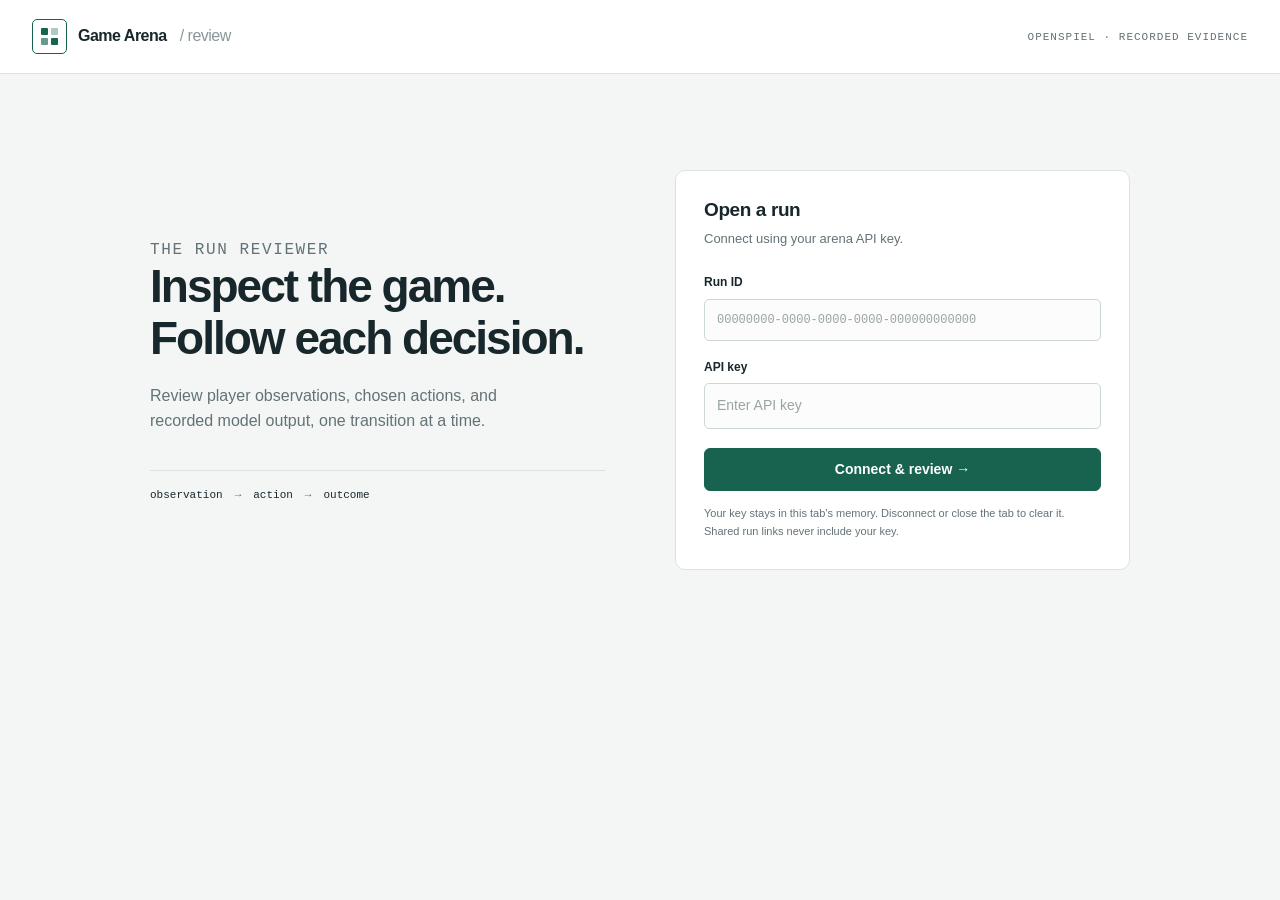
<file: orchestrator/static/run_report.html>
<!doctype html>
<html lang="en">
<head>
  <meta charset="utf-8">
  <meta name="viewport" content="width=device-width, initial-scale=1">
  <meta name="color-scheme" content="light">
  <meta name="referrer" content="no-referrer">
  <title>Run review · Game Arena</title>
  <style nonce="__CSP_NONCE__">
    :root { --ink:#18272b; --muted:#637277; --faint:#8a969a; --paper:#fff; --ground:#f4f6f5; --line:#dce3df; --accent:#17634f; --accent-soft:#eaf4ee; --blue:#315f9a; --blue-soft:#edf3fa; --amber:#8b6323; --amber-soft:#faf2e4; --red:#9a3e3e; --red-soft:#fbefed; --mono:ui-monospace,SFMono-Regular,Menlo,Monaco,Consolas,"Liberation Mono",monospace; --sans:-apple-system,BlinkMacSystemFont,"Segoe UI",sans-serif; }
    * { box-sizing:border-box; }
    body { margin:0; background:var(--ground); color:var(--ink); font:14px/1.55 var(--sans); -webkit-font-smoothing:antialiased; }
    button,input,select { font:inherit; }
    button,a,input,summary { -webkit-tap-highlight-color:transparent; }
    button { cursor:pointer; }
    button:disabled { cursor:default; opacity:.4; }
    button:focus-visible,a:focus-visible,input:focus-visible,summary:focus-visible { outline:3px solid #88b4a5; outline-offset:3px; }
    button { border:1px solid var(--line); border-radius:6px; background:var(--paper); color:var(--ink); padding:8px 12px; font-weight:600; line-height:1.4; }
    button:hover:not(:disabled) { border-color:#9cafa5; background:#f7faf8; }
    button.primary { background:var(--accent); color:white; border-color:var(--accent); }
    button.primary:hover:not(:disabled) { background:#104d3d; border-color:#104d3d; }
    button.quiet { border-color:transparent; background:transparent; color:var(--muted); }
    button.small { padding:6px 10px; font-size:12px; }
    [hidden] { display:none !important; }
    a { color:var(--accent); }
    .topbar { background:var(--paper); border-bottom:1px solid var(--line); }
    .topbar-inner { max-width:1504px; margin:auto; padding:19px 32px; display:flex; align-items:center; justify-content:space-between; gap:20px; }
    .brand { display:flex; gap:11px; align-items:center; color:var(--ink); text-decoration:none; font-size:16px; font-weight:750; letter-spacing:-.5px; }
    .brand-mark { display:grid; grid-template-columns:repeat(2,7px); grid-template-rows:repeat(2,7px); gap:3px; padding:8px; border:1px solid var(--accent); border-radius:5px; }
    .brand-mark i { background:var(--accent); border-radius:1px; }
    .brand-mark i:nth-child(2) { opacity:.35; }
    .brand-mark i:nth-child(3) { opacity:.65; }
    .topbar-note { color:var(--muted); font:11px var(--mono); text-transform:uppercase; letter-spacing:1px; }
    .connection { display:flex; align-items:center; gap:10px; color:var(--muted); font-size:12px; }
    .connection-dot { width:7px; height:7px; border-radius:50%; background:var(--accent); }
    main { max-width:1504px; margin:auto; padding:32px; }
    .auth-wrap { max-width:980px; margin:64px auto 80px; display:grid; grid-template-columns:1fr 1fr; gap:70px; align-items:center; }
    .eyebrow { color:var(--accent); font:11px/1.4 var(--mono); letter-spacing:1.6px; text-transform:uppercase; margin:0 0 14px; }
    .auth-intro h1 { font-size:46px; line-height:1.12; letter-spacing:-2px; margin:0 0 20px; font-weight:650; }
    .auth-intro p { color:var(--muted); font-size:16px; max-width:360px; margin:0; }
    .evidence-flow { margin-top:36px; border-top:1px solid var(--line); padding-top:18px; display:flex; gap:12px; color:var(--muted); font:11px var(--mono); align-items:center; }
    .evidence-flow span { color:var(--ink); }
    .auth-card { background:var(--paper); border:1px solid var(--line); border-radius:10px; padding:28px; }
    .auth-card h2 { font-size:19px; line-height:1.2; letter-spacing:-.4px; margin:0 0 7px; }
    .auth-card > p { color:var(--muted); font-size:13px; margin:0 0 24px; }
    .field { margin:0 0 17px; }
    .field label { display:block; font-weight:600; font-size:12px; margin-bottom:7px; }
    .field input { width:100%; background:#fbfcfb; color:var(--ink); border:1px solid #cfd9d3; border-radius:5px; padding:11px 12px; min-width:0; }
    #runIdInput { font:12px/1.5 var(--mono); }
    .field input::placeholder { color:#9aa5a0; }
    .auth-card .primary { width:100%; margin-top:2px; padding:11px; }
    .key-note { display:block; color:var(--muted); font-size:11px; margin-top:14px; line-height:1.6; }
    .message { border:1px solid #e7c9c6; background:var(--red-soft); color:var(--red); padding:12px 15px; border-radius:6px; margin-bottom:22px; word-break:break-word; }
    .message.info { background:var(--blue-soft); border-color:#d7e2ef; color:var(--blue); }
    .run-header { display:flex; justify-content:space-between; align-items:flex-start; gap:28px; margin:1px 0 24px; }
    .run-header h1 { font-size:32px; line-height:1.2; letter-spacing:-1.1px; margin:0 0 10px; font-weight:650; overflow-wrap:anywhere; }
    .run-meta { display:flex; gap:10px; align-items:center; flex-wrap:wrap; color:var(--muted); font-size:12px; }
    .run-meta code { font:11px var(--mono); }
    .run-actions { display:flex; gap:8px; align-items:center; flex-wrap:wrap; padding-top:7px; }
    .badge { display:inline-flex; align-items:center; gap:6px; padding:3px 8px; border-radius:4px; background:#edf0ee; color:#58665f; font:10px/1.4 var(--mono); text-transform:uppercase; letter-spacing:.4px; vertical-align:middle; white-space:nowrap; }
    .badge.good { background:var(--accent-soft); color:var(--accent); }
    .badge.bad { background:var(--red-soft); color:var(--red); }
    .badge.warn { background:var(--amber-soft); color:var(--amber); }
    .badge.blue { background:var(--blue-soft); color:var(--blue); }
    .stats { display:grid; grid-template-columns:repeat(4,minmax(0,1fr)); background:var(--paper); border:1px solid var(--line); border-radius:8px; margin-bottom:24px; }
    .stat { min-width:0; padding:17px 20px; border-right:1px solid var(--line); }
    .stat:last-child { border:0; }
    .stat-label { color:var(--muted); font-size:11px; margin-bottom:6px; }
    .stat-value { font-size:20px; font-weight:650; letter-spacing:-.5px; overflow-wrap:anywhere; }
    .stat-value.compact { font-size:13px; letter-spacing:0; font-weight:550; }
    .stat-detail { color:var(--faint); font:10px var(--mono); margin-top:4px; white-space:nowrap; overflow:hidden; text-overflow:ellipsis; }
    .workspace-grid { display:grid; grid-template-columns:246px minmax(0,1fr); gap:24px; align-items:start; }
    .panel { background:var(--paper); border:1px solid var(--line); border-radius:8px; overflow:hidden; }
    .panel-heading { padding:17px 18px; border-bottom:1px solid var(--line); display:flex; align-items:center; justify-content:space-between; gap:12px; }
    .panel-heading h2,.panel-heading h3 { margin:0; font-size:13px; font-weight:650; letter-spacing:-.1px; }
    .section-kicker { color:var(--muted); font:10px var(--mono); text-transform:uppercase; letter-spacing:1px; }
    .episode-list { padding:7px; max-height:650px; overflow:auto; }
    .episode-button { width:100%; border:1px solid transparent; background:transparent; display:block; text-align:left; padding:12px 10px; margin:2px 0; border-radius:5px; font-weight:400; }
    .episode-button.selected { border-color:#bfd4c7; background:var(--accent-soft); }
    .episode-button:hover:not(:disabled) { background:#f1f5f2; }
    .episode-top { display:flex; justify-content:space-between; gap:8px; align-items:center; margin-bottom:7px; }
    .episode-number { font-size:12px; font-weight:650; }
    .episode-title { color:var(--muted); font-size:11px; overflow-wrap:anywhere; }
    .episode-foot { color:var(--faint); margin-top:5px; font:10px var(--mono); }
    .pagination { display:flex; align-items:center; justify-content:space-between; gap:5px; padding:12px; border-top:1px solid var(--line); }
    .pagination small { color:var(--muted); font:10px var(--mono); white-space:nowrap; }
    .pagination button { padding:5px 8px; font-size:12px; }
    .episode-detail { min-width:0; }
    .episode-header { display:flex; justify-content:space-between; gap:18px; align-items:flex-start; margin:0 0 18px; }
    .episode-header h2 { font-size:21px; line-height:1.3; letter-spacing:-.5px; margin:0 0 6px; }
    .episode-subtitle { color:var(--muted); font:11px/1.7 var(--mono); overflow-wrap:anywhere; }
    .outcome { display:flex; flex-wrap:wrap; gap:8px; margin-top:12px; }
    .outcome-chip { color:var(--muted); background:var(--paper); border:1px solid var(--line); border-radius:4px; padding:5px 9px; font-size:11px; }
    .outcome-chip strong { color:var(--ink); font-weight:600; margin-left:5px; }
    .timeline { margin-bottom:20px; }
    .timeline-top { display:flex; justify-content:space-between; align-items:center; gap:12px; margin-bottom:10px; }
    .timeline-label { font-size:12px; color:var(--muted); }
    .timeline-label strong { color:var(--ink); font-weight:650; }
    .timeline-nav { display:flex; gap:6px; }
    .timeline-nav button { min-width:84px; }
    .step-strip { display:flex; gap:5px; overflow:auto; padding:2px 1px 8px; scrollbar-width:thin; }
    .step-button { flex:0 0 auto; display:flex; flex-direction:column; gap:3px; min-width:48px; padding:8px 7px; font:11px var(--mono); text-align:center; border-color:#dce3df; }
    .step-button span { font-size:9px; color:var(--faint); text-transform:uppercase; }
    .step-button.selected { background:var(--accent); color:var(--paper); border-color:var(--accent); }
    .step-button.selected span { color:#c9dfd5; }
    .timeline-tools { display:flex; flex-wrap:wrap; align-items:center; justify-content:space-between; gap:10px; padding:11px 0; }
    .jump-form { display:flex; flex-wrap:wrap; align-items:center; gap:7px; font-size:11px; color:var(--muted); }
    .jump-form input { width:76px; min-width:0; border:1px solid var(--line); border-radius:5px; padding:6px 8px; color:var(--ink); background:white; font:12px var(--mono); }
    .jump-form button { padding:5px 9px; font-size:11px; }
    .phase-picker { display:flex; align-items:center; gap:8px; color:var(--muted); font-size:11px; min-width:0; max-width:100%; }
    .phase-picker select { width:250px; max-width:100%; min-width:0; background:white; color:var(--ink); border:1px solid var(--line); padding:7px; border-radius:5px; font-size:11px; }
    .index-note { color:var(--faint); font-size:10px; padding:0 0 7px; }
    .game-board { margin-bottom:18px; }
    .game-board .panel-heading h3 { font-size:14px; }
    .game-board-body { padding:20px; background:#fbfcfa; }
    .board-status { display:flex; flex-wrap:wrap; align-items:center; justify-content:space-between; gap:12px; margin-bottom:17px; }
    .board-status h4 { margin:0 0 3px; font-size:19px; letter-spacing:-.4px; }
    .phase-explainer { font-size:12px; color:var(--muted); max-width:660px; }
    .quest-track { display:grid; grid-template-columns:repeat(5,minmax(0,1fr)); gap:9px; margin:17px 0 20px; }
    .quest-card { border:1px solid var(--line); border-radius:7px; background:white; padding:13px 11px; min-width:0; }
    .quest-card.success { background:var(--blue-soft); border-color:#b9cfe6; }
    .quest-card.failed { background:var(--red-soft); border-color:#e3bdb7; }
    .quest-card.current { border:2px solid var(--accent); padding:12px 10px; }
    .quest-card h5 { font-size:11px; margin:0 0 10px; color:var(--muted); font-weight:600; }
    .quest-symbol { font-size:21px; line-height:1.1; font-weight:700; color:var(--faint); margin-bottom:8px; }
    .quest-card.success .quest-symbol { color:var(--blue); }
    .quest-card.failed .quest-symbol { color:var(--red); }
    .quest-detail { font-size:10px; line-height:1.65; overflow-wrap:anywhere; color:var(--muted); }
    .quest-team { color:var(--ink); }
    .seat-grid { display:grid; grid-template-columns:repeat(auto-fit,minmax(125px,1fr)); gap:9px; }
    .seat-card { border:1px solid var(--line); background:white; border-radius:7px; padding:12px; min-width:0; }
    .seat-card.in-team { background:#edf5f0; border-color:#bad0c2; }
    .seat-card.acting { box-shadow:inset 0 3px 0 var(--accent); }
    .seat-card.eliminated { opacity:.6; }
    .seat-name { display:flex; align-items:center; justify-content:space-between; gap:7px; font-weight:700; font-size:14px; margin-bottom:7px; }
    .seat-model { font:9px/1.5 var(--mono); color:var(--muted); overflow-wrap:anywhere; margin-top:7px; }
    .seat-facts { display:flex; flex-wrap:wrap; gap:4px; font-size:10px; color:var(--muted); }
    .seat-tag { border-radius:3px; padding:2px 5px; background:#edf0ee; color:#53655c; font-size:9px; white-space:nowrap; }
    .seat-tag.leader { background:#fff2cf; color:#8b6323; }
    .seat-tag.active { background:var(--accent); color:white; }
    .seat-tag.approved { background:var(--blue-soft); color:var(--blue); }
    .seat-tag.rejected { background:var(--red-soft); color:var(--red); }
    .board-footer { display:flex; flex-wrap:wrap; justify-content:space-between; gap:10px; padding-top:15px; margin-top:17px; border-top:1px solid var(--line); font-size:11px; color:var(--muted); }
    .rejection-track { display:flex; align-items:center; flex-wrap:wrap; gap:5px; }
    .rejection-dot { width:14px; height:14px; border-radius:50%; background:#e4e9e5; border:1px solid #ced7d0; }
    .rejection-dot.filled { background:var(--red); border-color:var(--red); }
    .public-log { margin:17px 0 0; border:1px solid var(--line); border-radius:5px; background:white; }
    .public-log summary { padding:9px 12px; }
    .log-row { font-size:11px; color:var(--muted); padding:8px 12px; border-top:1px solid #edf0ed; overflow-wrap:anywhere; }
    .private-banner { padding:11px 18px; background:var(--amber-soft); color:var(--amber); font-size:11px; }
    .private-facts { display:grid; gap:9px; padding:15px 18px; font-size:12px; }
    .private-fact { display:flex; align-items:baseline; justify-content:space-between; gap:12px; border-bottom:1px solid #edf0ed; padding-bottom:7px; }
    .private-fact:last-child { border:0; padding:0; }
    .private-fact strong { font:11px/1.6 var(--mono); max-width:70%; text-align:right; overflow-wrap:anywhere; }
    .catan-layout { display:grid; grid-template-columns:minmax(0,1.5fr) minmax(180px,1fr); gap:18px; align-items:start; }
    .catan-map { width:100%; height:auto; display:block; max-height:540px; background:#eaf2f3; border-radius:8px; }
    .catan-map text { font-family:var(--sans); pointer-events:none; }
    .map-legend { display:flex; gap:9px; flex-wrap:wrap; font-size:10px; margin-top:10px; color:var(--muted); }
    .legend-dot { display:inline-block; width:9px; height:9px; border-radius:2px; margin-right:4px; }
    .trade-card { background:#fff; border:1px solid var(--line); padding:14px; border-radius:7px; margin-bottom:13px; }
    .trade-card h5 { margin:0 0 9px; font-size:12px; }
    .resource-chips { display:flex; flex-wrap:wrap; gap:5px; }
    .resource-chip { border:1px solid var(--line); border-radius:4px; padding:4px 6px; font:10px var(--mono); background:#f8faf8; }
    .trade-arrow { margin:8px 0; font-size:11px; color:var(--muted); }
    .trade-note { color:var(--muted); font-size:11px; line-height:1.7; }
    .transition-layout { display:grid; grid-template-columns:minmax(0,1.03fr) minmax(0,1fr); gap:18px; align-items:start; }
    .observation-panel { position:sticky; top:18px; }
    .state-column { display:flex; flex-direction:column; gap:16px; min-width:0; }
    .state-column .observation-panel { position:static; }
    .observation-panel.compact .observation-body { min-height:0; padding:14px 18px; }
    .observation-panel.compact .board { max-height:220px; font-size:12px; }
    .snapshot-controls { display:flex; gap:4px; }
    .snapshot-controls button { font-size:11px; padding:4px 8px; }
    .snapshot-controls button.selected { color:var(--accent); border-color:#b7d3c3; background:var(--accent-soft); }
    .snapshot-body { padding:24px 20px; background:#fafcf9; min-height:200px; }
    .snapshot-board { font-size:17px; line-height:1.6; white-space:pre; max-height:510px; overflow:auto; color:#263a32; }
    .observation-meta { padding:13px 18px 0; display:flex; flex-wrap:wrap; align-items:center; gap:6px; }
    .observation-meta .badge { text-transform:none; letter-spacing:0; }
    .observation-body { padding:20px 18px; min-height:200px; }
    pre { font-family:var(--mono); margin:0; tab-size:2; }
    .board { font-size:14px; line-height:1.65; max-height:510px; overflow:auto; color:#263a32; white-space:pre; }
    .board.wrap { white-space:pre-wrap; overflow-wrap:anywhere; font-size:12px; line-height:1.7; }
    .view-note { border-top:1px solid var(--line); padding:11px 18px; color:var(--muted); font-size:11px; line-height:1.6; }
    .actor-tabs { display:flex; gap:5px; padding:0 18px 14px; flex-wrap:wrap; }
    .actor-tabs button { font-size:11px; padding:5px 8px; }
    .actor-tabs button.selected { color:var(--accent); border-color:#b7d3c3; background:var(--accent-soft); }
    .decisions-column { display:flex; flex-direction:column; gap:13px; min-width:0; }
    .decision-card { background:var(--paper); border:1px solid var(--line); border-radius:8px; min-width:0; overflow:hidden; }
    .decision-card.active { border-color:#aecaba; }
    .decision-heading { display:flex; align-items:flex-start; justify-content:space-between; gap:10px; padding:15px 16px 0; }
    .actor-name { font-size:12px; font-weight:650; overflow-wrap:anywhere; }
    .actor-subtitle { color:var(--muted); font-size:11px; margin-top:3px; }
    .action-block { padding:15px 16px 16px; }
    .action-caption { color:var(--muted); font:10px var(--mono); text-transform:uppercase; letter-spacing:1px; margin-bottom:7px; }
    .chosen-action { display:flex; gap:9px; align-items:baseline; flex-wrap:wrap; margin-bottom:15px; }
    .chosen-label { color:var(--accent); font:600 21px/1.3 var(--mono); overflow-wrap:anywhere; }
    .action-id { color:var(--muted); font:10px var(--mono); background:#f1f4f2; padding:3px 6px; border-radius:4px; }
    .summary-label { font-size:10px; color:var(--muted); text-transform:uppercase; letter-spacing:1px; margin-bottom:5px; }
    .recorded-summary { font-size:13px; line-height:1.65; margin:0; white-space:pre-wrap; overflow-wrap:anywhere; }
    .decision-facts { display:flex; gap:12px; flex-wrap:wrap; color:var(--faint); font:10px var(--mono); margin-top:13px; }
    .fallback { background:var(--amber-soft); border-top:1px solid #eadfc9; padding:11px 16px; color:var(--amber); font-size:11px; overflow-wrap:anywhere; }
    details { border-top:1px solid var(--line); }
    summary { padding:11px 16px; color:var(--muted); font-size:11px; font-weight:600; cursor:pointer; }
    details[open] summary { color:var(--ink); }
    .evidence-body { padding:0 16px 15px; }
    .evidence-pre { background:#f5f7f5; border:1px solid #e5eae6; border-radius:4px; padding:11px; color:#45554d; font:11px/1.65 var(--mono); white-space:pre-wrap; overflow-wrap:anywhere; max-height:340px; overflow:auto; }
    .legal-list { padding:0; margin:0; list-style:none; display:grid; gap:4px; max-height:220px; overflow:auto; }
    .legal-row { display:flex; gap:12px; align-items:baseline; padding:5px 7px; background:#f6f8f6; border-radius:3px; font:11px var(--mono); overflow-wrap:anywhere; }
    .legal-id { min-width:27px; color:var(--muted); }
    .legal-row.chosen { background:var(--accent-soft); outline:1px solid #bdd4c5; color:var(--accent); }
    .legal-row.chosen .legal-id { color:var(--accent); font-weight:700; }
    .decision-flow { display:grid; grid-template-columns:repeat(4,minmax(0,1fr)); border:1px solid var(--line); border-radius:8px; background:var(--paper); margin:0 0 18px; overflow:hidden; }
    .pending-attempts { margin-bottom:20px; border-color:#d7bb85; }
    .pending-body { padding:15px; display:grid; gap:13px; }
    .pending-note { color:var(--amber); font-size:12px; line-height:1.7; margin:0; }
    .pending-body > details { border:1px solid var(--line); border-radius:5px; }
    .upstream-status { display:flex; align-items:center; flex-wrap:wrap; gap:7px 10px; margin:0 0 16px; color:var(--muted); font-size:11px; line-height:1.7; }
    .upstream-status a { color:var(--accent); text-decoration:underline; text-underline-offset:2px; }
    .flow-step { padding:12px 15px; border-right:1px solid var(--line); min-width:0; }
    .flow-step:last-child { border-right:0; }
    .flow-step h4 { margin:0 0 5px; color:var(--muted); font:10px var(--mono); text-transform:uppercase; letter-spacing:.6px; }
    .flow-step p { margin:0; font-size:11px; line-height:1.65; overflow-wrap:anywhere; }
    .review-context { display:flex; flex-wrap:wrap; gap:7px; padding:14px 18px; border-bottom:1px solid var(--line); font-size:11px; color:var(--muted); }
    .review-context .badge { text-transform:none; letter-spacing:0; }
    .review-grid-scroll { max-width:100%; overflow:auto; padding:17px; background:#f8faf7; }
    .review-grid { display:grid; gap:2px; width:max-content; margin:0 auto; }
    .review-axis { display:flex; align-items:center; justify-content:center; color:var(--muted); font:10px var(--mono); padding:3px; }
    .review-cell { display:flex; align-items:center; justify-content:center; width:38px; height:38px; border:1px solid #d6dfd8; border-radius:3px; background:#fff; color:#294438; font:600 21px/1 var(--mono); }
    .review-cell.shaded { background:#e6ece2; }
    .review-cell.empty { color:#b4beb7; font-size:15px; font-weight:400; }
    .review-cell.player-zero { color:#245caa; background:#edf3fa; }
    .review-cell.player-one { color:#a64c33; background:#fbefea; }
    .review-cell.changed { outline:2px solid #bc8d39; outline-offset:-2px; }
    .review-stone { display:block; width:25px; height:25px; border-radius:50%; border:1px solid #687269; box-shadow:0 1px 2px #26352433; }
    .review-stone.black { background:#233027; }
    .review-stone.white { background:#fcfcf3; }
    .review-grid.hex .review-cell { border-radius:40%; }
    .review-legend { display:flex; flex-wrap:wrap; justify-content:center; gap:7px 16px; padding:10px 18px; font-size:11px; color:var(--muted); }
    .review-legend code { color:var(--ink); font:600 12px var(--mono); }
    .structured-view { display:grid; gap:0; margin:0; font-size:12px; }
    .structured-row { padding:9px 0; border-bottom:1px solid #e6ece7; min-width:0; }
    .structured-row:last-child { border:0; }
    .structured-key { color:var(--muted); font:10px var(--mono); margin:0 0 5px; overflow-wrap:anywhere; }
    .structured-value { margin:0; white-space:pre-wrap; overflow-wrap:anywhere; line-height:1.65; max-height:240px; overflow:auto; }
    .tensor-summary { display:flex; flex-wrap:wrap; gap:7px 14px; color:var(--muted); font:10px var(--mono); margin-bottom:12px; }
    .tensor-values { display:grid; grid-template-columns:repeat(auto-fit,minmax(72px,1fr)); gap:4px; }
    .tensor-value { display:flex; justify-content:space-between; gap:9px; background:#f0f4ef; padding:6px; font:10px var(--mono); }
    .tensor-value span { color:var(--muted); }
    .tensor-value.nonzero { background:#e4eee5; }
    .tensor-controls { display:flex; gap:10px; align-items:center; justify-content:space-between; margin-top:10px; font-size:10px; color:var(--muted); }
    .tensor-controls button { font-size:10px; padding:5px 8px; }
    .transition-facts { padding:14px 17px; display:grid; gap:9px; font-size:11px; color:var(--muted); }
    .fact-row { display:flex; align-items:baseline; justify-content:space-between; gap:18px; }
    .fact-value { color:var(--ink); font:11px var(--mono); text-align:right; overflow-wrap:anywhere; }
    .event-card { padding:20px; }
    .event-card h3 { margin:7px 0 10px; font-size:20px; letter-spacing:-.4px; }
    .event-card p { color:var(--muted); font-size:12px; line-height:1.7; }
    .event-value { margin:17px 0; color:var(--accent); font:600 24px/1.4 var(--mono); overflow-wrap:anywhere; }
    .probability-list { max-height:290px; overflow:auto; display:grid; gap:4px; }
    .probability-row { display:flex; gap:14px; justify-content:space-between; padding:6px 8px; font:11px var(--mono); background:#f5f7f5; border-radius:3px; overflow-wrap:anywhere; }
    .probability-row.selected { background:var(--accent-soft); color:var(--accent); }
    .provenance { margin-top:18px; }
    .provenance > summary { padding:14px 18px; }
    .notices { margin:16px 0 21px; display:grid; gap:7px; }
    .notice { border-left:3px solid #b4c8bc; padding:8px 12px; background:#edf2ee; color:#586960; font-size:12px; overflow-wrap:anywhere; }
    .empty { padding:32px 20px; color:var(--muted); text-align:center; font-size:13px; line-height:1.7; }
    .empty h3 { color:var(--ink); margin:0 0 7px; font-size:16px; }
    .footer { margin:30px 0 8px; color:var(--faint); display:flex; flex-wrap:wrap; justify-content:space-between; gap:12px; font-size:11px; }
    .footer code { font:10px var(--mono); }
    .busy { color:var(--muted); font-size:11px; min-height:17px; }
    .busy::before { content:""; display:inline-block; width:7px; height:7px; border:1px solid #b7c7bd; border-top-color:var(--accent); border-radius:50%; margin-right:7px; vertical-align:0; animation:spin .8s linear infinite; }
    @keyframes spin { to { transform:rotate(360deg); } }
    .text-dialog { border:1px solid #b9c9c0; border-radius:9px; background:var(--paper); color:var(--ink); width:min(1050px,92vw); max-height:90vh; padding:0; }
    .text-dialog::backdrop { background:#15291d66; }
    .dialog-heading { padding:16px 20px; display:flex; justify-content:space-between; align-items:center; border-bottom:1px solid var(--line); }
    .dialog-heading h2 { margin:0; font-size:16px; }
    #asciiContent { padding:24px; overflow:auto; font:12px/1.65 var(--mono); white-space:pre; max-height:70vh; }
    .export-options { display:flex; align-items:center; gap:7px; font-size:11px; color:var(--muted); }
    .export-options input { accent-color:var(--accent); }
    @media (min-width:1400px) { .workspace-grid { grid-template-columns:258px minmax(0,1fr); gap:28px; } .transition-layout { gap:20px; } }
    @media (max-width:1050px) { .workspace-grid { grid-template-columns:210px minmax(0,1fr); gap:18px; } .transition-layout { grid-template-columns:1fr; } .observation-panel { position:static; } .board { max-height:400px; } .auth-wrap { gap:35px; } }
    @media (max-width:700px) { main { padding:22px 16px; } .topbar-inner { padding:15px 16px; } .topbar-note { display:none; } .connection-label { display:none; } .auth-wrap { grid-template-columns:1fr; margin:28px auto 40px; gap:28px; max-width:460px; } .auth-intro h1 { font-size:37px; } .auth-intro p { font-size:14px; } .evidence-flow { margin-top:20px; } .auth-card { padding:22px; } .run-header { flex-direction:column; gap:13px; } .run-header h1 { font-size:28px; } .run-actions { padding:0; } .stats { grid-template-columns:repeat(2,minmax(0,1fr)); } .stat { padding:14px 16px; } .stat:nth-child(2) { border-right:0; } .stat:nth-child(-n+2) { border-bottom:1px solid var(--line); } .stat-value { font-size:18px; } .workspace-grid { grid-template-columns:1fr; } .episode-list { display:flex; gap:5px; max-height:none; overflow:auto; padding:7px; } .episode-button { flex:0 0 185px; margin:0; } .episode-top { gap:5px; } .episode-header { margin-top:5px; } .episode-header h2 { font-size:19px; } .timeline-top { align-items:flex-start; } .timeline-nav button { min-width:65px; } .transition-layout { gap:15px; } .footer { font-size:10px; } }
    @media (max-width:700px) { .quest-track { gap:4px; } .quest-card { padding:10px 6px; } .quest-card.current { padding:9px 5px; } .quest-card h5 { font-size:10px; } .quest-detail { font-size:9px; } .quest-symbol { font-size:17px; } .game-board-body { padding:14px; } .seat-grid { grid-template-columns:repeat(2,minmax(0,1fr)); } .phase-picker { width:100%; } .phase-picker select { flex:1; } .catan-layout { grid-template-columns:1fr; } .jump-form { gap:5px; } }
    @media (max-width:700px) { .decision-flow { grid-template-columns:repeat(2,minmax(0,1fr)); } .flow-step:nth-child(2) { border-right:0; } .flow-step:nth-child(-n+2) { border-bottom:1px solid var(--line); } .review-grid-scroll { padding:10px; } .review-cell { width:30px; height:30px; font-size:17px; } }
    @media (prefers-reduced-motion:reduce) { .busy::before { animation:none; } }
  </style>
</head>
<body>
  <header class="topbar">
    <div class="topbar-inner">
      <a class="brand" href="/reports" aria-label="Game Arena run reviewer"><span class="brand-mark" aria-hidden="true"><i></i><i></i><i></i><i></i></span>Game Arena <span style="color:var(--faint);font-weight:400;margin-left:2px">/ review</span></a>
      <span class="topbar-note" id="topbarNote">OpenSpiel · Recorded evidence</span>
      <div class="connection" id="connectionBar" hidden><span class="connection-dot" aria-hidden="true"></span><span class="connection-label" id="connectionLabel">Key held in this tab</span><button type="button" class="quiet small" id="disconnectButton">Disconnect</button></div>
    </div>
  </header>
  <main>
    <div class="message" id="errorMessage" role="alert" hidden></div>
    <section class="auth-wrap" id="authGate">
      <div class="auth-intro">
        <p class="eyebrow">The run reviewer</p>
        <h1>Inspect the game.<br>Follow each decision.</h1>
        <p>Review player observations, chosen actions, and recorded model output, one transition at a time.</p>
        <div class="evidence-flow" aria-label="Observation, action, outcome"><span>observation</span>→<span>action</span>→<span>outcome</span></div>
      </div>
      <form class="auth-card" id="connectForm" autocomplete="off">
        <h2>Open a run</h2>
        <p>Connect using your arena API key.</p>
        <div class="field"><label for="runIdInput">Run ID</label><input id="runIdInput" type="text" required spellcheck="false" autocomplete="off" placeholder="00000000-0000-0000-0000-000000000000"></div>
        <div class="field"><label for="apiKeyInput">API key</label><input id="apiKeyInput" type="password" autocomplete="off" spellcheck="false" placeholder="Enter API key"></div>
        <button type="submit" class="primary" id="connectButton">Connect & review →</button>
        <small class="key-note">Your key stays in this tab’s memory. Disconnect or close the tab to clear it. Shared run links never include your key.</small>
      </form>
    </section>
    <section id="workspace" hidden aria-label="Run review">
      <div class="run-header">
        <div><p class="eyebrow">Run review</p><h1 id="runTitle"></h1><div class="run-meta" id="runMeta"></div></div>
        <div class="run-actions"><span class="busy" id="loadingIndicator" role="status" hidden>Loading recorded data</span><button type="button" id="refreshButton">↻ Refresh</button><button type="button" id="shareButton">Copy run link</button></div>
      </div>
      <div class="stats" id="runStats"></div>
      <div id="notices" class="notices" hidden></div>
      <div class="workspace-grid">
        <aside class="panel" aria-label="Episodes">
          <div class="panel-heading"><h2>Episodes</h2><span class="section-kicker" id="episodeTotal"></span></div>
          <div class="episode-list" id="episodeList"></div>
          <div class="pagination"><button type="button" id="episodesPrevious" aria-label="Previous page of episodes">←</button><small id="episodeRange"></small><button type="button" id="episodesNext" aria-label="Next page of episodes">→</button></div>
        </aside>
        <div class="episode-detail">
          <div id="episodeHeader"></div>
          <div id="pendingContent" hidden></div>
          <div class="timeline" id="timeline" hidden>
            <div class="timeline-top"><div class="timeline-label" id="transitionLabel"></div><div class="timeline-nav"><button type="button" id="previousStep">← Previous</button><button type="button" id="nextStep">Next →</button></div></div>
            <div class="timeline-tools"><form class="jump-form" id="jumpForm"><button type="button" id="firstStep" aria-label="First transition">First</button><label for="stepJump">Go to step</label><input id="stepJump" type="number" min="1" step="1" inputmode="numeric" required><button type="submit" id="jumpButton">Go →</button><button type="button" id="lastStep" aria-label="Last recorded transition">Last</button></form><div class="phase-picker"><label for="phaseIndex">Find event</label><select id="phaseIndex" aria-label="Find event"><option value="">Choose a phase or event…</option></select></div></div>
            <div class="index-note" id="indexNote"></div>
            <div class="step-strip" id="stepStrip" aria-label="Recorded transitions on this page"></div>
          </div>
          <div id="transitionContent"></div>
          <details class="panel provenance" id="provenanceDetails" hidden><summary>Episode configuration & provenance</summary><div class="evidence-body"><pre class="evidence-pre" id="provenanceContent"></pre></div></details>
        </div>
      </div>
      <div class="footer"><span>Summaries and responses are recorded output. No private reasoning is inferred.</span><span id="pageScope"></span></div>
    </section>
  </main>
  <dialog class="text-dialog" id="asciiDialog" aria-labelledby="asciiTitle"><div class="dialog-heading"><h2 id="asciiTitle">ASCII report · selected page</h2><button type="button" id="closeAsciiButton">Close ✕</button></div><pre id="asciiContent"></pre></dialog>
  <script nonce="__CSP_NONCE__">
    (() => {
      'use strict';
      const EPISODE_LIMIT = 20;
      const STEP_LIMIT = 20;
      const PENDING_LIMIT = 20;
      const state = { key:'', runId:'', episodeId:null, episodeOffset:0, stepOffset:0, stepPosition:0, pendingOffset:0, player:null, payload:null, loading:false, controller:null, requestId:0, includePrompt:false, snapshotPhase:'before', boardModes:{}, viewSnapshot:null };
      const $ = id => document.getElementById(id);
      const create = (tag, className, text) => { const node=document.createElement(tag); if(className) node.className=className; if(text!==undefined&&text!==null) node.textContent=String(text); return node; };
      const display = value => value===undefined||value===null ? 'Not recorded' : typeof value==='string' ? value : JSON.stringify(value,null,2);
      const number = (value, fallback=0) => typeof value==='number'&&Number.isFinite(value) ? value : fallback;
      const shortId = value => typeof value==='string' ? value.slice(0,8) : '—';
      const pretty = value => typeof value==='string' ? value.replaceAll('_',' ') : 'Not recorded';
      const asArray = value => Array.isArray(value) ? value : [];
      const formatNumber = value => typeof value==='number' ? Number.isInteger(value) ? String(value) : Number(value.toPrecision(6)).toString() : display(value);
      function gameName(specification) { const name=String(specification||'Game').split('(')[0].trim(); const labels={avalon:'Avalon',catan:'Catan',coup:'Coup',one_night_werewolf:'One Night Werewolf',one_night_ultimate_werewolf:'One Night Werewolf',connect_four:'Connect Four',tic_tac_toe:'Tic Tac Toe',kuhn_poker:'Kuhn Poker'}; return labels[name]||name.replaceAll('_',' ').replace(/\b\w/g,letter=>letter.toUpperCase()); }
      function modelName(identity) { const name=display(identity); const claude=name.match(/(?:claude[-_: ]*)?(haiku|sonnet|opus)[-_ ](\d+)(?:[-_. ](\d+))?/i); if(claude) return claude[1][0].toUpperCase()+claude[1].slice(1).toLowerCase()+' '+claude[2]+(claude[3]?'.'+claude[3]:''); if(/^MOCK:/i.test(name)) return 'Mock '+name.slice(5); return name.replace(/^(?:ClaudeModel|MockModel|JevModel|GPTModel|GeminiModel)\((.*)\)$/,'$1').replace(/^model(?:_name)?\s*=\s*['"]?(.*?)['"]?$/,'$1'); }
      function badge(text, tone='') { return create('span','badge'+(tone?' '+tone:''),text); }
      function statusBadge(status) { const tones={COMPLETED:'good',SUCCESS:'good',PENDING:'blue',RUNNING:'blue',FAILED:'bad',TRUNCATED:'warn'}; return badge(pretty(status),tones[status]||''); }
      function renderUpstreamStatus(status) {
        if(!status||typeof status!=='object')return null;
        const statuses={thoroughly_tested:['Thoroughly tested upstream','good'],lightly_tested:['Implemented · lightly tested','warn'],known_issues:['Historical trace · known upstream issues','bad'],unlisted:['Not individually rated upstream','blue']}, entry=statuses[status.status]||['Upstream status not recorded','blue'];
        const line=create('div','upstream-status');line.append(create('span','','Current OpenSpiel status'),badge(entry[0],entry[1]));
        let source='https://github.com/google-deepmind/open_spiel/blob/master/docs/games.md';try{const candidate=new URL(status.source_url);if(candidate.protocol==='https:'&&!candidate.username&&!candidate.password&&(!candidate.port||candidate.port==='443')&&['github.com','raw.githubusercontent.com'].includes(candidate.hostname)&&candidate.pathname.startsWith('/google-deepmind/open_spiel/'))source=candidate.href;}catch{}
        const link=create('a','','Upstream source');link.href=source;link.target='_blank';link.rel='noopener noreferrer';line.append(link);
        const revision=status.source_revision||status.source_commit||status.revision, date=status.source_date||status.retrieved_at||status.checked_at;if(typeof revision==='string')line.append(create('code','','Source '+revision.slice(0,12)));if(typeof date==='string')line.append(create('span','',date));return line;
      }
      function clearError() { $('errorMessage').textContent=''; $('errorMessage').hidden=true; }
      function showError(message) { $('errorMessage').textContent=message; $('errorMessage').hidden=false; }
      function setLoading(loading) {
        state.loading=loading;
        $('loadingIndicator').hidden=!loading;
        $('refreshButton').disabled=loading;
        $('connectButton').disabled=loading;
        $('connectButton').textContent=loading?'Connecting…':'Connect & review →';
        for (const id of ['episodesPrevious','episodesNext','previousStep','nextStep','firstStep','lastStep','jumpButton','phaseIndex','stepJump']) $(id).disabled=loading||$(id).dataset.boundary==='true';
        for(const id of ['pendingPrevious','pendingNext']) { const node=$(id);if(node)node.disabled=loading||node.dataset.boundary==='true'; }
      }
      function disconnect(message='') {
        if(state.controller) state.controller.abort();
        state.requestId++;
        state.key=''; state.payload=null; state.episodeId=null; state.episodeOffset=0; state.stepOffset=0; state.stepPosition=0; state.pendingOffset=0; state.player=null; state.includePrompt=false; state.viewSnapshot=null; state.snapshotPhase='before'; state.boardModes={};
        $('apiKeyInput').value='';
        $('apiKeyInput').placeholder='Enter API key'; // pragma: allowlist secret -- UI placeholder label only
        $('workspace').hidden=true; $('authGate').hidden=false; $('connectionBar').hidden=true; $('topbarNote').hidden=false;
        for(const id of ['runTitle','runMeta','runStats','notices','episodeList','episodeHeader','pendingContent','transitionContent','stepStrip','provenanceContent','asciiContent','pageScope']) $(id).replaceChildren();
        if($('asciiDialog').open) $('asciiDialog').close();
        document.title='Run review · Game Arena';
        setLoading(false); clearError(); if(message) showError(message);
      }
      function reportUrl(format='json') {
        const url=new URL('/v1/runs/'+encodeURIComponent(state.runId)+'/report',window.location.origin);
        url.searchParams.set('episode_limit',String(EPISODE_LIMIT)); url.searchParams.set('episode_offset',String(state.episodeOffset));
        url.searchParams.set('step_limit',String(STEP_LIMIT)); url.searchParams.set('step_offset',String(state.stepOffset));
        url.searchParams.set('pending_limit',String(PENDING_LIMIT)); url.searchParams.set('pending_offset',String(state.pendingOffset));
        if(state.episodeId) url.searchParams.set('episode_id',state.episodeId);
        if(format==='text') { url.searchParams.set('format','text'); if(state.includePrompt) url.searchParams.set('include_prompt','true'); }
        return url;
      }
      async function readError(response) {
        try { const value=await response.json(); return display(value.detail??value.error??value); } catch { return response.statusText||'Request failed'; }
      }
      async function fetchReport(position='first') {
        if(!state.key||!state.runId) return;
        if(state.controller) state.controller.abort();
        const controller=new AbortController(); state.controller=controller;
        const requestId=++state.requestId;
        const previousView=state.viewSnapshot;
        let timedOut=false;
        const timeout=setTimeout(()=>{timedOut=true;controller.abort();},30000);
        clearError(); setLoading(true);
        try {
          const response=await fetch(reportUrl(),{headers:{Authorization:'Bearer '+state.key,Accept:'application/json'},credentials:'omit',cache:'no-store',signal:controller.signal});
          if(requestId!==state.requestId) return;
          if(response.status===401||response.status===403) { disconnect('Access denied. Enter a valid arena API key to reconnect.'); return; }
          if(!response.ok) throw new Error('Could not load this run ('+response.status+'). '+await readError(response));
          const payload=await response.json();
          if(requestId!==state.requestId) return;
          if(!payload||!payload.run||!payload.episodes||!payload.transitions) throw new Error('The API returned an incomplete report.');
          state.payload=payload;
          state.episodeId=payload.selected_episode?.episode_id??null;
          state.episodeOffset=number(payload.episodes.offset,state.episodeOffset);
          state.stepOffset=number(payload.transitions.offset,state.stepOffset);
          state.pendingOffset=number(payload.pending_transition?.decisions?.offset,state.pendingOffset);
          const items=asArray(payload.transitions.items);
          state.stepPosition=typeof position==='number'?Math.max(0,Math.min(items.length-1,position-state.stepOffset)):position==='last'?Math.max(0,items.length-1):position==='keep'?Math.min(state.stepPosition,Math.max(0,items.length-1)):0;
          $('workspace').hidden=false; $('authGate').hidden=true; $('connectionBar').hidden=false; $('topbarNote').hidden=true;
          $('connectionLabel').textContent='Connected · key held in this tab';
          $('apiKeyInput').value='';
          render();
        } catch(error) {
          if(requestId===state.requestId) {
            if(previousView&&state.payload) Object.assign(state,previousView);
            if(timedOut) showError('The report request timed out. Check the server connection and try again.');
            else if(error.name!=='AbortError') showError(error.message||'Could not reach the arena API.');
          }
        } finally { clearTimeout(timeout); if(requestId===state.requestId) setLoading(false); }
      }
      function stat(label,value,detail='',compact=false) { const node=create('div','stat'); node.append(create('div','stat-label',label),create('div','stat-value'+(compact?' compact':''),value)); if(detail) { const detailNode=create('div','stat-detail',detail); detailNode.title=detail; node.append(detailNode); } return node; }
      function render() {
        const {run,episodes,selected_episode:selected,notices}=state.payload;
        const configuration=run.configuration||{};
        const game=configuration.game||configuration.env||selected?.game_spec||selected?.game;
        $('runTitle').textContent=game?gameName(game):'Run '+shortId(run.run_id); $('runTitle').title=game?display(game):'';
        const meta=$('runMeta'); meta.replaceChildren(statusBadge(run.status),create('code','',run.run_id),create('span','',pretty(run.run_type)));
        if(run.created_at) meta.append(create('span','',new Date(run.created_at).toLocaleString()));
        document.title=(game?gameName(game):shortId(run.run_id))+' · Game Arena review';
        const counts=run.status_counts||{};
        const countText=Object.entries(counts).map(([key,value])=>value+' '+pretty(key).toLowerCase()).join(' · ');
        const models=asArray(configuration.model_names).length?configuration.model_names:asArray(selected?.player_agents).length?selected.player_agents:asArray(selected?.agent);
        $('runStats').replaceChildren(
          stat('Episodes recorded',number(run.episodes_saved)+' / '+number(run.num_episodes),countText),
          stat('Run mode',pretty(run.run_type),configuration.rotate_seats===false?'Fixed seat assignments':configuration.rotate_seats===true?'Seat rotation enabled':''),
          stat('Configured actors',models.length?models.length+' players':'Not recorded',models.length?models.map(modelName).join(' · '):'',false),
          stat('Run seed',configuration.seed!==undefined?display(configuration.seed):'Not recorded',configuration.num_steps?'Cap: '+configuration.num_steps+' transitions':'',false)
        );
        const noticeNode=$('notices'); noticeNode.replaceChildren();
        for(const notice of asArray(notices)) noticeNode.append(create('div','notice',display(notice)));
        noticeNode.hidden=!noticeNode.childElementCount;
        renderEpisodes(episodes);
        renderEpisode(selected);
        $('pageScope').textContent='Episodes '+number(episodes.limit,EPISODE_LIMIT)+' / page · Transitions '+number(state.payload.transitions.limit,STEP_LIMIT)+' / page';
        rememberView();
      }
      function boundary(id,disabled) { const button=$(id); button.dataset.boundary=String(disabled); button.disabled=disabled||state.loading; }
      function renderEpisodes(episodes) {
        const list=$('episodeList'); list.replaceChildren();
        const items=asArray(episodes.items), total=number(episodes.total);
        $('episodeTotal').textContent=String(total);
        items.forEach((episode,index)=>{
          const button=create('button','episode-button'+(episode.episode_id===state.episodeId?' selected':'')); button.type='button'; button.setAttribute('aria-pressed',String(episode.episode_id===state.episodeId));
          const top=create('div','episode-top'); top.append(create('span','episode-number','Episode '+(state.episodeOffset+index+1)),statusBadge(episode.status));
          button.append(top,create('div','episode-title',episode.game||'Game not recorded'),create('div','episode-foot',shortId(episode.episode_id)+' · '+number(episode.num_steps)+' transitions'));
          button.addEventListener('click',()=>{ if(state.loading||episode.episode_id===state.episodeId)return; state.episodeId=episode.episode_id; state.stepOffset=0; state.stepPosition=0; state.pendingOffset=0; state.player=null; fetchReport(); });
          list.append(button);
        });
        if(!items.length) list.append(create('div','empty','No recorded episodes yet. Refresh to check for new results.'));
        $('episodeRange').textContent=total?(state.episodeOffset+1)+'–'+(state.episodeOffset+items.length)+' of '+total:'0 episodes';
        boundary('episodesPrevious',state.episodeOffset===0); boundary('episodesNext',state.episodeOffset+items.length>=total);
      }
      function outcomeChip(label,value) { const node=create('span','outcome-chip',label); node.append(create('strong','',value)); return node; }
      function renderEpisode(episode) {
        const root=$('episodeHeader'); root.replaceChildren();
        renderPending();
        if(!episode) { $('timeline').hidden=true; $('transitionContent').replaceChildren(emptyPanel('Waiting for an episode','Completed episodes will appear here as workers save results.')); $('provenanceDetails').hidden=true; return; }
        const header=create('div','episode-header'); const title=create('div');
        title.append(create('h2','',gameName(episode.game||'Episode')));
        const subtitle=create('div','episode-subtitle',episode.episode_id); title.append(subtitle);
        const chips=create('div','outcome');
        chips.append(outcomeChip('Status',pretty(episode.status)),outcomeChip('Returns',Array.isArray(episode.returns)?'['+episode.returns.map(formatNumber).join(', ')+']':'Not recorded'),outcomeChip('Transitions',number(episode.num_steps)));
        if(episode.winner&&episode.winner!=='UNDETERMINED/TIE') chips.append(outcomeChip('Recorded winner',display(episode.winner)));
        if(episode.provenance?.environment_backend==='native'&&episode.terminal) chips.append(outcomeChip('Winning seats',asArray(episode.winner_players).length?episode.winner_players.map(p=>'P'+p).join(', '):'None'));
        if(episode.stop_reason) chips.append(outcomeChip('Stopped',pretty(episode.stop_reason)));
        if(episode.provenance?.trial_budget) chips.append(outcomeChip('Accounted API cost','$'+episode.provenance.trial_budget.accounted_cost_usd));
        if(episode.seed!==undefined&&episode.seed!==null) chips.append(outcomeChip('Episode seed',display(episode.seed)));
        if(episode.fallback_count) chips.append(outcomeChip('Fallbacks',display(episode.fallback_count)));
        title.append(chips); header.append(title);
        const side=create('div'); if(episode.mock===true) side.append(badge('Includes mock','warn')); else if(episode.mock===false) side.append(badge('Provider models','blue')); else side.append(badge('Model mode unrecorded'));
        if(episode.degraded) { side.append(document.createElement('br'),badge('Fallback assisted','warn')); }
        header.append(side); root.append(header);
        const upstream=renderUpstreamStatus(episode.upstream_status);if(upstream)root.append(upstream);
        const exportBar=create('div','run-actions'); exportBar.style.paddingTop='0'; exportBar.style.marginBottom='17px';
        const ascii=create('button','small','View ASCII'); ascii.type='button'; ascii.addEventListener('click',()=>fetchText(false));
        const download=create('button','small','Download text'); download.type='button'; download.addEventListener('click',()=>fetchText(true));
        const include=create('label','export-options'); const checkbox=create('input'); checkbox.type='checkbox'; checkbox.checked=state.includePrompt; checkbox.addEventListener('change',()=>{state.includePrompt=checkbox.checked;}); include.append(checkbox,document.createTextNode('Include prompts'));
        exportBar.append(ascii,download,include); root.append(exportBar);
        if(episode.status==='FAILED'&&episode.error) root.append(create('div','message',episode.error));
        if(episode.stop_message) root.append(create('div','message',episode.stop_message));
        $('provenanceDetails').hidden=false; $('provenanceContent').textContent=display({...episode.provenance,recorded_game_spec:episode.game_spec||episode.game,recorded_actors:asArray(episode.player_agents).length?episode.player_agents:episode.agent,current_upstream_status:episode.upstream_status??null});
        if(episode.trace_available===false) { $('timeline').hidden=true; $('transitionContent').replaceChildren(emptyPanel('No transition trace','This episode does not contain recorded transition evidence.')); return; }
        renderTransition();
      }
      function emptyPanel(title,message) { const panel=create('div','panel empty'); panel.append(create('h3','',title),create('div','',message)); return panel; }
      function transitionKind(event) { if(event.kind==='chance') return 'chance'; if(event.kind==='mean_field') return 'population'; if(event.kind==='simultaneous') return 'joint'; const players=asArray(event.players); return players.length?'P'+players.map(player=>player).join(','):'decision'; }
      function renderTransition() {
        const transitions=state.payload.transitions, items=asArray(transitions.items), total=number(transitions.total);
        const event=items[state.stepPosition];
        $('timeline').hidden=!total;
        renderStepIndex(event,total);
        const strip=$('stepStrip'); strip.replaceChildren();
        items.forEach((item,index)=>{
          const button=create('button','step-button'+(index===state.stepPosition?' selected':''),String(number(item.index)+1)); button.type='button'; button.setAttribute('aria-label','Transition '+(number(item.index)+1)+': '+pretty(item.kind)); button.setAttribute('aria-pressed',String(index===state.stepPosition)); button.append(create('span','',transitionKind(item)));
          button.addEventListener('click',()=>{if(state.loading)return;state.stepPosition=index;state.player=null;renderTransition();}); strip.append(button);
        });
        if(!event) { $('transitionLabel').textContent='No recorded transitions'; $('transitionContent').replaceChildren(state.payload.pending_transition&&total===0?emptyPanel('No applied transitions','Execution stopped before the first engine transition. The recorded, unapplied attempts are preserved above.'):emptyPanel('No transitions on this page','Try an earlier page or refresh the run.')); boundary('previousStep',state.stepOffset===0); boundary('nextStep',true); rememberView(); return; }
        $('transitionLabel').replaceChildren(create('strong','','Transition '+(number(event.index)+1)),document.createTextNode(' / '+total+' · '+pretty(event.kind)));
        boundary('previousStep',state.stepOffset===0&&state.stepPosition===0); boundary('nextStep',state.stepOffset+state.stepPosition+1>=total);
        const decisions=asArray(event.decisions);
        if(!decisions.some(decision=>decision.player===state.player)) state.player=decisions.find(decision=>asArray(decision.legal_actions).length)?.player??decisions[0]?.player??null;
        const content=$('transitionContent'); content.replaceChildren();
        const publicBoard=renderPublicBoard(event); if(publicBoard) content.append(publicBoard);
        const snapshot=renderEvaluatorState(event); if(snapshot) content.append(snapshot);
        content.append(renderDecisionFlow(event));
        const layout=create('div','transition-layout');
        if(event.kind==='chance'||event.kind==='mean_field') {
          layout.append(renderEnvironment(event),renderTransitionFacts(event));
        }
        else {
          const selected=decisions.find(decision=>decision.player===state.player)||decisions[0];
          layout.append(renderObservation(selected,decisions));
          const column=create('div','decisions-column');
          if(event.kind==='simultaneous') column.append(create('div','view-note','Simultaneous turn · '+decisions.length+' seat records. Each choice used that seat’s pre-action observation. All choices were then applied together; this evaluator view can inspect them after the fact.'));
          for(const decision of decisions) column.append(renderDecision(decision));
          column.append(renderTransitionFacts(event)); layout.append(column);
        }
        content.append(layout);
        rememberView();
      }
      function rememberView() {
        state.viewSnapshot={episodeId:state.episodeId,episodeOffset:state.episodeOffset,stepOffset:state.stepOffset,stepPosition:state.stepPosition,pendingOffset:state.pendingOffset,player:state.player};
        if(state.key&&state.runId) window.history.replaceState(null,'',viewUrl());
      }
      function viewUrl() { const url=new URL('/runs/'+encodeURIComponent(state.runId),window.location.origin); if(state.episodeId) url.searchParams.set('episode_id',state.episodeId); if(state.payload?.transitions?.total) url.searchParams.set('step',String(state.stepOffset+state.stepPosition+1)); return url; }
      function renderStepIndex(event,total) {
        const current=number(event?.index,state.stepOffset+state.stepPosition);
        $('stepJump').max=String(total||1); $('stepJump').value=String(current+1);
        boundary('firstStep',current===0||!total); boundary('lastStep',current>=total-1||!total); boundary('jumpButton',!total); boundary('stepJump',!total);
        const index=state.payload.transition_index, items=asArray(index?.items).length?index.items:asArray(state.payload.transitions.items).map(item=>({index:item.index,kind:item.kind,phase:item.public_state_before?.phase,quest:item.public_state_before?.quest_number,turn:item.public_state_before?.turn_number,move_number:item.review_state_before?.node?.move_number,actors:item.review_state_before?.node?.active_players}));
        const picker=$('phaseIndex'); picker.replaceChildren(create('option','','Choose a phase or event…')); picker.firstChild.value='';
        let previous='', count=0;
        for(const item of items) {
          const generic=!item.phase, kind=item.node_kind||item.kind; if(generic&&!kind) continue;
          const key=[item.phase||kind,item.quest??'',item.turn??'',generic?item.move_number??item.index:''].join('|'); if(key===previous) continue; previous=key;
          const parts=['#'+(number(item.index)+1)]; if(item.quest) parts.push('Quest '+item.quest); if(item.turn!==undefined&&item.turn!==null) parts.push('Turn '+item.turn); if(generic&&item.move_number!==undefined&&item.move_number!==null) parts.push('Move '+item.move_number); parts.push(item.phase?phaseName(item.phase):nodeKindName(kind)); if(generic&&asArray(item.actors).length) parts.push(item.actors.map(p=>'P'+p).join(' + '));
          const option=create('option','',parts.join(' · ')); option.value=String(item.index); picker.append(option); count++; if(count>=700) break;
        }
        boundary('phaseIndex',count===0);
        $('indexNote').textContent='← / → to step · The link keeps this episode and step'+(index?.truncated?' · Index covers the first '+items.length+' transitions; Go to step reaches the full episode.':count>=700&&items.length>count?' · Event menu shows at most 700 markers; Go to step reaches the full episode.':count?'':' · Event markers are unavailable in this older trace.');
      }
      async function jumpToStep(index) {
        if(state.loading||!state.payload||!Number.isInteger(index)) return;
        const total=number(state.payload.transitions.total); if(index<0||index>=total) { showError('Enter a step from 1 to '+total+'.'); return; }
        clearError(); state.player=null;
        if(index>=state.stepOffset&&index<state.stepOffset+asArray(state.payload.transitions.items).length) { state.stepPosition=index-state.stepOffset; renderTransition(); }
        else { state.stepOffset=Math.floor(index/STEP_LIMIT)*STEP_LIMIT; await fetchReport(index); }
      }
      function parseObservation(decision) { if(!decision) return null; const value=decision.observation; if(value&&typeof value==='object'&&!Array.isArray(value)) return value; if(typeof value==='string') { try { const parsed=JSON.parse(value); return parsed&&typeof parsed==='object'&&!Array.isArray(parsed)?parsed:null; } catch {} } return null; }
      function phaseName(phase) { const labels={deal:'Deal roles',leader:'Choose first leader',proposal:'Propose a team',discussion:'Public discussion',vote:'Team approval vote',quest:'Resolve the quest',assassinate:'Assassination',terminal:'Game ended',night:'Night actions',day:'Day discussion',action:'Choose an action',turn:'Take a turn',roll:'Roll dice',pre_roll:'Roll dice',dice:'Resolve dice roll',main:'Trade and build',terrain:'Set up island',starting_player:'Choose first player',discard:'Discard resources',robber:'Move the robber',victim:'Choose a victim',steal:'Draw a stolen resource',development_draw:'Draw a development card',free_roads:'Build free roads',plenty:'Choose Year of Plenty resources',monopoly:'Choose a Monopoly resource',trade:'Trade negotiation',trade_partner:'Choose a trading partner',trade_draft:'Draft a trade',trade_response:'Respond to trade',trade_offer:'Trade offer',setup_settlement:'Place a starting settlement',setup_road:'Place a starting road'}; return labels[phase]||pretty(phase); }
      function legacyAvalonPublic(event,after=false) {
        const episode=state.payload.selected_episode;
        if(!String(episode?.game_spec||episode?.game||'').startsWith('avalon')) return null;
        const items=asArray(state.payload.transitions.items), next=items[state.stepPosition+1];
        const decision=asArray((after?next:event)?.decisions).find(actor=>parseObservation(actor)?.game==='avalon');
        const view=parseObservation(decision);
        const final=after&&number(event.index)+1===number(state.payload.transitions.total)?episode.game_progress:null;
        if(!view&&!final) return null;
        const fields=['phase','current_player','leader','quest_number','team_size','proposed_team','consecutive_rejections','quest_results','public_history','winner','end_reason'];
        const result={game:'avalon',schema_version:1}; for(const field of fields) if(view?.[field]!==undefined) result[field]=view[field];
        if(final) { Object.assign(result,final); result.quest_number=Math.min(5,asArray(final.quest_results).length+1); result.current_player=null; }
        const count=asArray(episode.player_agents).length||asArray(episode.agent).length||6;
        result.players=Array.from({length:count},(_,seat)=>({seat}));
        const votes=asArray(result.public_history).filter(entry=>entry?.kind==='team_vote'); result.last_team_vote=votes.at(-1)||null;
        return result;
      }
      function renderPublicBoard(event) {
        const snapshots=[['before',event.public_state_before||legacyAvalonPublic(event)],['after',event.public_state_after||legacyAvalonPublic(event,true)]].filter(([,value])=>value&&typeof value==='object'&&value.game);
        if(!snapshots.length) return null;
        if(!snapshots.some(([phase])=>phase===state.snapshotPhase)) state.snapshotPhase=snapshots[0][0];
        const panel=create('section','panel game-board'); panel.setAttribute('aria-label','Public game board');
        const heading=create('div','panel-heading'); heading.append(create('h3','','Public board · '+pretty(snapshots[0][1].game)));
        const controls=create('div','snapshot-controls'); controls.setAttribute('role','group'); controls.setAttribute('aria-label','Public board before or after this transition');
        const body=create('div','game-board-body'), buttons=[];
        const update=()=>{ const board=snapshots.find(([phase])=>phase===state.snapshotPhase)[1]; body.replaceChildren(); if(board.game==='avalon') renderAvalonBoard(body,board); else if(board.game==='catan') renderCatanBoard(body,board); else renderSocialBoard(body,board); for(const [phase,button] of buttons) { button.className=phase===state.snapshotPhase?'selected':''; button.setAttribute('aria-pressed',String(phase===state.snapshotPhase)); } };
        for(const [phase] of snapshots) { const button=create('button','',phase==='before'?'Before action':'After action'); button.type='button'; button.addEventListener('click',()=>{state.snapshotPhase=phase;update();}); controls.append(button); buttons.push([phase,button]); }
        heading.append(controls); panel.append(heading,body,create('div','view-note',event.public_state_before||event.public_state_after?'Public state only. Hidden roles, hands, and pending secret votes stay in the separate player view.':'Public fields recovered from recorded player observations. Some older transitions have only a before view.')); update(); return panel;
      }
      function boardStatus(root,board,explanation) {
        const status=create('div','board-status'), title=create('div'); title.append(create('h4','',phaseName(board.phase)),create('div','phase-explainer',explanation)); status.append(title);
        if(Number.isInteger(board.current_player)&&board.current_player>=0) status.append(badge('P'+board.current_player+' to act','good'));
        else if(board.phase==='terminal') status.append(badge(board.winner!==undefined&&board.winner!==null?'Winner: '+display(board.winner):'Final state','blue'));
        else if(board.current_player===null||board.current_player===undefined) status.append(badge(board.phase==='night'?'Actor private':'Actor not recorded','blue'));
        else status.append(badge('Environment','blue')); root.append(status);
      }
      function playerCard(player,board) {
        const seat=player.seat, team=asArray(board.proposed_team).includes(seat), acting=board.current_player===seat;
        const card=create('div','seat-card'+(team?' in-team':'')+(acting?' acting':'')+(player.eliminated?' eliminated':''));
        const name=create('div','seat-name'); name.append(create('span','','P'+seat)); if(board.leader===seat||player.is_leader) name.append(create('span','seat-tag leader','Leader')); card.append(name);
        const tags=create('div','seat-facts'); if(acting) tags.append(create('span','seat-tag active','To act')); if(team||player.on_proposed_team) tags.append(create('span','seat-tag','On team')); if(player.eliminated) tags.append(create('span','seat-tag rejected','Eliminated'));
        if(player.role) tags.append(create('span','seat-tag',pretty(player.role))); if(player.dead) tags.append(create('span','seat-tag rejected','Dead')); if(player.winner===true) tags.append(create('span','seat-tag approved','Winner')); card.append(tags);
        const models=asArray(state.payload.selected_episode?.player_agents).length?state.payload.selected_episode.player_agents:asArray(state.payload.selected_episode?.agent); if(models[seat]) { const model=create('div','seat-model',modelName(models[seat])); model.title=display(models[seat]); card.append(model); }
        return card;
      }
      function renderAvalonBoard(root,board) {
        const phase=board.phase, explanations={deal:'Roles are dealt privately. Players receive only their own role and permitted knowledge.',leader:'The starting leader is selected by the recorded chance outcome.',proposal:'The leader chooses the players who would go on this quest.',discussion:'Players make public claims and discuss the proposed quest team.',vote:'Each player privately approves or rejects the team. Votes appear together after everyone has voted.',quest:'Team members submit secret quest cards. Only the total number of fail cards is revealed.',assassinate:'Three quests succeeded. The Assassin makes the final attempt to identify Merlin.',terminal:board.end_reason?pretty(board.end_reason):'The game has ended.'};
        boardStatus(root,board,explanations[phase]||'Follow the proposed team, public votes, and quest outcomes.');
        const players=asArray(board.players), n=players.length, sizes=n<=5?[2,3,2,3,3]:n===6?[2,3,4,3,4]:n===7?[2,3,3,4,4]:[3,4,4,5,5];
        const track=create('div','quest-track'); track.setAttribute('aria-label','Five quest mission track');
        for(let q=1;q<=5;q++) { const result=asArray(board.quest_results).find(item=>item.quest===q), current=!result&&q===board.quest_number&&phase!=='terminal'; const card=create('div','quest-card'+(result?(result.success?' success':' failed'):'')+(current?' current':'')); card.append(create('h5','','QUEST '+q),create('div','quest-symbol',result?(result.success?'✓':'×'):current?'●':'○'),create('div','quest-detail',result?(result.success?'Succeeded':'Failed'):current?'Current':'Upcoming'));
          card.append(create('div','quest-detail',sizes[q-1]+' players'+(n>=7&&q===4?' · 2 fails required':'')));
          if(result) card.append(create('div','quest-detail quest-team',asArray(result.team).map(p=>'P'+p).join(' · ')),create('div','quest-detail',result.fails+' fail card'+(result.fails===1?'':'s'))); else if(current&&asArray(board.proposed_team).length) card.append(create('div','quest-detail quest-team',board.proposed_team.map(p=>'P'+p).join(' · '))); track.append(card); }
        root.append(track);
        const seats=create('div','seat-grid'), lastVote=board.last_team_vote; for(const player of players) { const card=playerCard(player,board); if(lastVote&&typeof asArray(lastVote.votes)[player.seat]==='boolean') card.append(create('div','seat-facts', 'Last vote: '+(lastVote.votes[player.seat]?'Approve ✓':'Reject ×'))); seats.append(card); } root.append(seats);
        const footer=create('div','board-footer'), rejection=create('div','rejection-track'); rejection.append(create('span','','Rejected teams')); for(let i=0;i<5;i++) { const dot=create('span','rejection-dot'+(i<number(board.consecutive_rejections)?' filled':'')); dot.setAttribute('aria-label','Rejection '+(i+1)+(i<number(board.consecutive_rejections)?' reached':'')); rejection.append(dot); } rejection.append(create('span','',number(board.consecutive_rejections)+' / 5')); footer.append(rejection);
        if(lastVote) footer.append(create('span','','Last revealed vote · Quest '+lastVote.quest+' · '+(lastVote.approved?'Team approved':'Team rejected'))); else footer.append(create('span','','Approval votes stay hidden until all players vote.')); root.append(footer); appendPublicLog(root,board.public_history,board.public_history_total);
      }
      function publicEventLabel(entry) {
        if(typeof entry==='string') return entry; if(!entry||typeof entry!=='object') return display(entry);
        const team=asArray(entry.team).map(p=>'P'+p).join(', ');
        if(entry.kind==='proposal') return 'Quest '+entry.quest+' · P'+entry.leader+' proposed '+team;
        if(entry.kind==='discussion') return 'P'+entry.player+' · '+pretty(entry.statement);
        if(entry.kind==='team_vote') return 'Quest '+entry.quest+' · '+(entry.approved?'Team approved':'Team rejected')+' · '+asArray(entry.votes).map((vote,p)=>'P'+p+' '+(vote?'✓':'×')).join('  ');
        if(entry.kind==='quest_result') return 'Quest '+entry.quest+' '+(entry.success?'succeeded':'failed')+' · '+team+' · '+entry.fails+' fail card(s)';
        if(entry.kind==='assassination') return 'P'+entry.player+' attempted to assassinate P'+entry.target;
        return display(entry);
      }
      function appendPublicLog(root,history,total) {
        const entries=asArray(history); if(!entries.length) return; const details=create('details','public-log'); details.append(create('summary','','Public history ('+number(total,entries.length)+' events)')); for(const entry of entries.slice(-30)) details.append(create('div','log-row',publicEventLabel(entry))); if(number(total,entries.length)>30) details.append(create('div','log-row','Showing the most recent 30 public events.')); root.append(details);
      }
      function renderSocialBoard(root,board) {
        const coup=board.game==='coup'; boardStatus(root,board,coup?'Coins, remaining influence, and revealed cards are public. Live hands remain private.':board.phase==='night'?'Night actions and original roles remain private. The public board does not identify the acting role.':board.phase==='terminal'?'Final roles and the vote outcome are now revealed.':'Follow the public discussion and final vote. Roles remain hidden during play.');
        const seats=create('div','seat-grid'); for(const player of asArray(board.players)) { const card=playerCard(player,board); if(coup) { card.append(create('div','quest-detail',number(player.coins)+' coins · '+number(player.influence_count)+' influence')); if(asArray(player.revealed_influence).length) card.append(create('div','quest-detail','Revealed: '+player.revealed_influence.map(pretty).join(', '))); } seats.append(card); } root.append(seats);
        if(coup&&board.pending_action) { const pending=create('div','trade-card'); pending.append(create('h5','','Pending action'),create('div','trade-note',display(board.pending_action))); root.append(pending); }
        if(coup&&board.challenge) root.append(create('div','trade-note','Challenge: '+display(board.challenge)));
        if(board.votes) root.append(evidenceDetails('Revealed votes',board.votes));
        if(board.end_reason||board.finish_reason) root.append(create('div','board-footer',pretty(board.end_reason||board.finish_reason)));
        appendPublicLog(root,board.public_history,board.public_history_total);
      }
      function resourceBundle(bundle) { const root=create('div','resource-chips'); for(const [resource,count] of Object.entries(bundle||{})) if(number(count)>0) root.append(create('span','resource-chip',count+' '+pretty(resource))); if(!root.childElementCount) root.append(create('span','trade-note','Nothing')); return root; }
      function renderCatanBoard(root,board) {
        boardStatus(root,board,'Turn '+number(board.turn_number)+' · '+(board.turn_player!==undefined?'P'+board.turn_player+' owns this turn. ':'')+(board.dice?'Last dice: '+display(board.dice)+'. ':'')+'Trades exchange only after the other player accepts.');
        const layout=create('div','catan-layout'), mapColumn=create('div'), aside=create('div'), geometry=board.board||{}, vertices=asArray(geometry.vertices), edges=asArray(geometry.edges), tiles=asArray(geometry.tiles), colors=['#245caa','#c15b3a','#754ba1','#c39122','#288b78','#6a6c6f'], resources={brick:'#c58b73',lumber:'#4e805c',wood:'#4e805c',wool:'#a7c17f',grain:'#e9ce83',wheat:'#e9ce83',ore:'#99a8ae',desert:'#e8ddbd'};
        const svg=document.createElementNS('http://www.w3.org/2000/svg','svg'); svg.classList.add('catan-map'); svg.setAttribute('viewBox','-220 -205 440 410'); svg.setAttribute('role','img'); svg.setAttribute('aria-label','Catan hex board with roads, settlements, cities, ports and robber');
        const node=(tag,attrs,text)=>{ const el=document.createElementNS('http://www.w3.org/2000/svg',tag); for(const [key,value] of Object.entries(attrs)) el.setAttribute(key,String(value)); if(text!==undefined) el.textContent=String(text); return el; }, coord=v=>[number(v?.x)*39,number(v?.y)*39], title=(el,text)=>{ el.append(node('title',{},text)); return el; }, vertexById=new Map(vertices.map(v=>[v.id,v]));
        for(const tile of tiles) { const polygon=asArray(tile.vertices).map(id=>coord(vertexById.get(id)).join(',')).join(' '); if(!polygon) continue; const [x,y]=coord(tile); const group=node('g',{}); group.append(title(node('polygon',{points:polygon,fill:resources[tile.resource]||'#dadbbf',stroke:'#faf6e5','stroke-width':2}), 'Tile '+tile.id+' · '+pretty(tile.resource)+(tile.number?' · '+tile.number:''))); if(tile.number) { group.append(node('circle',{cx:x,cy:y,r:11,fill:'#fff8e9',stroke:'#998d71','stroke-width':.7}),node('text',{x,y:y+3.5,'text-anchor':'middle','font-size':10,'font-weight':700,fill:tile.number===6||tile.number===8?'#aa3d2f':'#3c423a'},tile.number)); } if(geometry.robber===tile.id) { group.append(node('circle',{cx:x+13,cy:y-13,r:8,fill:'#263534',stroke:'white','stroke-width':1}),node('text',{x:x+13,y:y-10,'text-anchor':'middle','font-size':8,'font-weight':700,fill:'white'},'R')); } svg.append(group); }
        for(const edge of edges) { const a=coord(vertexById.get(edge.a)),b=coord(vertexById.get(edge.b)); svg.append(title(node('line',{x1:a[0],y1:a[1],x2:b[0],y2:b[1],stroke:edge.owner===null||edge.owner===undefined?'#59716c66':colors[edge.owner%colors.length],'stroke-width':edge.owner===null||edge.owner===undefined?1:5,'stroke-linecap':'round'}),'Road '+edge.id+(edge.owner===null||edge.owner===undefined?' · empty':' · P'+edge.owner))); }
        const ids=node('g',{'font-size':5.5,'font-weight':600,fill:'#253d39',stroke:'#fffdf5','stroke-width':1.8,'paint-order':'stroke','text-anchor':'middle',display:'none'});
        for(const tile of tiles) { const [x,y]=coord(tile); ids.append(node('text',{x,y:y+22},'T'+tile.id)); }
        for(const edge of edges) { const a=coord(vertexById.get(edge.a)),b=coord(vertexById.get(edge.b)); ids.append(node('text',{x:(a[0]+b[0])/2,y:(a[1]+b[1])/2+3},'R'+edge.id)); }
        for(const vertex of vertices) { const [x,y]=coord(vertex); if(vertex.port) svg.append(title(node('circle',{cx:x,cy:y,r:5,fill:'#f8e6ac',stroke:'#b88f48','stroke-width':1}), 'Port '+vertex.id+' · '+(vertex.port==='any'?'3:1':pretty(vertex.port)+' 2:1'))); if(vertex.owner!==null&&vertex.owner!==undefined) { const attrs={fill:colors[vertex.owner%colors.length],stroke:'white','stroke-width':1}; svg.append(title(vertex.level===2?node('rect',{x:x-5,y:y-5,width:10,height:10,rx:1,...attrs}):node('path',{d:'M '+(x-5)+' '+(y+4)+' L '+(x-5)+' '+(y-2)+' L '+x+' '+(y-6)+' L '+(x+5)+' '+(y-2)+' L '+(x+5)+' '+(y+4)+' Z',...attrs}), 'Vertex '+vertex.id+' · P'+vertex.owner+' '+(vertex.level===2?'city':'settlement'))); } ids.append(node('text',{x,y:y-7},'V'+vertex.id)); } svg.append(ids); mapColumn.append(svg);
        const resourceLegend=create('div','map-legend'); resourceLegend.append(create('span','','Resources:')); for(const resource of ['brick','lumber','wool','grain','ore','desert']) { const label=create('span'), dot=create('i','legend-dot'); dot.style.backgroundColor=resources[resource]; label.append(dot,document.createTextNode(resource[0].toUpperCase()+resource.slice(1))); resourceLegend.append(label); } mapColumn.append(resourceLegend);
        const legend=create('div','map-legend'); for(const [seat,color] of colors.slice(0,asArray(board.players).length).entries()) { const label=create('span'), dot=create('i','legend-dot'); dot.style.backgroundColor=color; label.append(dot,document.createTextNode('P'+seat)); legend.append(label); } const toggle=create('button','small','Show location IDs'); toggle.type='button'; let showIds=false; toggle.addEventListener('click',()=>{showIds=!showIds; ids.setAttribute('display',showIds?'inline':'none');toggle.textContent=showIds?'Hide location IDs':'Show location IDs';toggle.setAttribute('aria-pressed',String(showIds));}); legend.append(toggle); mapColumn.append(legend);
        const trade=create('div','trade-card'); trade.append(create('h5','','Player trading')); if(board.trade?.status==='offered') { const offer=board.trade; trade.append(create('div','trade-note','P'+offer.proposer+' offers P'+offer.recipient),resourceBundle(offer.give),create('div','trade-arrow','in exchange for'),resourceBundle(offer.receive),create('div','trade-note','Awaiting P'+offer.recipient+' · accept, reject, or counter.')); } else trade.append(create('div','trade-note','No public offer is open. A player can prepare a resource bundle on their turn, choose a partner, and propose a trade.')); aside.append(trade);
        const seats=create('div','seat-grid'); for(const player of asArray(board.players)) { const card=playerCard(player,board); card.append(create('div','quest-detail',number(player.public_points)+' public points · '+number(player.resource_count)+' resource cards'),create('div','quest-detail',number(player.roads)+' roads · '+number(player.settlements)+' settlements · '+number(player.cities)+' cities'),create('div','quest-detail',number(player.development_count)+' development cards · '+number(player.knights)+' knights')); const ports=[...new Set(vertices.filter(vertex=>vertex.owner===player.seat&&number(vertex.level)>0&&vertex.port).map(vertex=>vertex.port))]; card.append(create('div','quest-detail',ports.length?'Ports: '+ports.map(port=>port==='any'?'any resource 3:1':pretty(port)+' 2:1').join(' · '):'Bank trade 4:1 · no owned port')); if(board.longest_road_owner===player.seat) card.append(create('span','seat-tag approved','Longest road')); if(board.largest_army_owner===player.seat) card.append(create('span','seat-tag approved','Largest army')); seats.append(card); } aside.append(seats); layout.append(mapColumn,aside); root.append(layout); if(board.last_event) root.append(create('div','board-footer',typeof board.last_event==='string'?board.last_event:display(board.last_event))); appendPublicLog(root,board.public_history);
      }
      function nodeKindName(kind) { const names={decision:'Player decision',chance:'Chance outcome',simultaneous:'Simultaneous decisions',mean_field:'Population update',terminal:'Terminal state'}; return names[kind]||pretty(kind); }
      function selectionInfo(decision) {
        if(decision.selection&&typeof decision.selection==='object') return decision.selection;
        const meta=decision.response_metadata||{};
        const kind=decision.fallback_reason?'fallback':!asArray(decision.legal_actions).length?'inactive':decision.agent==='RAND'?'random':decision.agent==='INPUT'?'scripted':meta.decision_source==='forced_legal_action'?'forced':meta.mock===true?'mock':meta.summary_source==='adapter'?'classifier':'unknown';
        return {kind,summary_source:kind==='fallback'?'fallback':kind==='mock'?'mock':kind==='random'||kind==='scripted'?'baseline':kind==='classifier'||kind==='forced'?'adapter':'unknown',explanation:'Selection provenance was not recorded for this attempt.'};
      }
      function selectionName(selection) { const labels={model:'Model selected',mock:'Mock policy',classifier:'Classifier selected',forced:'Forced legal action',random:'Random baseline',scripted:'Scripted input',fallback:'Random fallback',inactive:'Inactive seat',unknown:'Recorded choice'}; return labels[selection.kind]||'Recorded choice'; }
      function renderDecisionFlow(event) {
        const panel=create('section','decision-flow'); panel.setAttribute('aria-label','How this transition was produced');
        const decisions=asArray(event.decisions), selected=decisions.find(d=>d.player===state.player)||decisions[0];
        let steps;
        if(event.kind==='chance') steps=[['1 · Source','Environment randomness'],['2 · Possibilities',asArray(event.chance_outcomes).length+' recorded outcomes'],['3 · Selected',event.review_state_before?.visibility?.public===false?'Evaluator-only outcome · shown in the chance evidence below.':asArray(event.action_strings).map(display).join(' · ')||'Outcome not recorded'],['4 · Applied',event.terminal?'The game ended.':'The environment advanced; no agent was called.']];
        else if(event.kind==='mean_field') steps=[['1 · Source','Recorded population assumption'],['2 · Input',asArray(event.distribution_support).length+' support states'],['3 · Update','The distribution was supplied to the environment.'],['4 · Applied',event.terminal?'The game ended.':'No agent choice or equilibrium result is implied.']];
        else { const info=selected?selectionInfo(selected):{kind:'unknown'}; steps=[['1 · Observe',selected?'P'+selected.player+' · '+(selected.observation_type||'Observation unavailable'):'No acting player recorded'],['2 · Choose',selected?asArray(selected.legal_actions).length+' legal actions · '+selectionName(info):'No choice recorded'],['3 · Explain',info.kind==='fallback'?'The policy applied a fallback; the original response remains below.':info.summary_source==='model'?'Read the model’s reported summary below.':info.summary_source==='mock'?'The mock explanation is a placeholder.':info.kind==='classifier'?'Inspect typed output and classifier probabilities below.':'The recorded output and its source remain below.'],['4 · Apply',event.terminal?'Terminal outcome · utilities recorded below':event.kind==='simultaneous'?decisions.length+' seat records were applied jointly.':'One engine transition · rewards recorded below']]; }
        for(const [label,value] of steps) { const step=create('div','flow-step'); step.append(create('h4','',label),create('p','',value)); panel.append(step); } return panel;
      }
      function renderReviewState(event) {
        const snapshots=[['before',event.review_state_before],['after',event.review_state_after]].filter(([,value])=>value&&typeof value==='object'&&value.schema_version===1);
        if(!snapshots.length) return null;
        if(!snapshots.some(([phase])=>phase===state.snapshotPhase)) state.snapshotPhase=snapshots[0][0];
        const panel=create('section','panel universal-board'); panel.setAttribute('aria-label','OpenSpiel game state');
        const heading=create('div','panel-heading'); heading.append(create('h3','','Game state · '+gameName(snapshots[0][1].game?.name)));
        const controls=create('div','snapshot-controls'); controls.setAttribute('role','group'); controls.setAttribute('aria-label','Recorded game state before or after transition');
        const body=create('div','review-body'), buttons=[];
        const defaultGraphics=new Set(['chess','antichess','go','hex','2048']);
        const update=()=>{
          const snapshot=snapshots.find(([phase])=>phase===state.snapshotPhase)[1], game=snapshot.game||{}, node=snapshot.node||{}, board=snapshot.board||{}; body.replaceChildren();
          const context=create('div','review-context'); context.append(badge(nodeKindName(node.kind),node.kind==='terminal'?'good':'blue'));
          const actors=asArray(node.active_players); if(actors.length) context.append(create('span','','Acting: '+actors.map(p=>'P'+p).join(' + '))); if(node.move_number!==null&&node.move_number!==undefined) context.append(create('span','','Engine move '+node.move_number)); if(game.num_players!==undefined) context.append(create('span','',game.num_players+' players')); if(game.dynamics) context.append(create('span','',pretty(game.dynamics).toLowerCase())); body.append(context);
          if(board.format==='unavailable'||snapshot.visibility?.public===false) { const empty=create('div','empty'); empty.append(create('h3','','No public board is exposed'),create('div','',snapshot.visibility?.reason||'The environment contains hidden information. Consult the recorded view for each acting seat below.')); body.append(empty); }
          else {
            const preference=state.boardModes[game.name]||'auto', defaultMode=defaultGraphics.has(game.name)?'graphics':'ascii', mode=preference==='auto'?defaultMode:preference;
            if(board.format==='grid') { const modes=create('div','review-context snapshot-controls');modes.setAttribute('role','group');modes.setAttribute('aria-label','Board presentation');for(const [value,label] of [['auto','Auto · '+(defaultMode==='ascii'?'ASCII':'Graphics')],['ascii','ASCII'],['graphics','Graphics']]){const button=create('button',preference===value?'selected':'',label);button.type='button';button.setAttribute('aria-pressed',String(preference===value));button.addEventListener('click',()=>{state.boardModes[game.name]=value;update();});modes.append(button);}body.append(modes); }
            const rendered=board.format==='grid'&&mode==='graphics'&&renderReviewGrid(body,board,snapshots.find(([phase])=>phase!==state.snapshotPhase)?.[1]?.board);
            if(rendered) body.append(evidenceDetails('Exact evaluator snapshot',board.text,'The exact evaluator snapshot was not recorded.'));
            else { const region=create('div','snapshot-body'); region.append(create('pre','snapshot-board',typeof board.text==='string'?board.text:'No evaluator snapshot was recorded.')); body.append(region);if(board.format==='grid'&&mode==='graphics')body.append(create('div','view-note','This snapshot exceeds the graphical display limits. Its complete ASCII representation is shown instead.')); }
          }
          const visibility=snapshot.visibility?.reason||'This spectator state is separate from the exact input supplied to each agent.'; body.append(create('div','view-note',visibility+' Source: '+(board.source||'not recorded')+'.'));
          for(const [phase,button] of buttons) { button.className=phase===state.snapshotPhase?'selected':'';button.setAttribute('aria-pressed',String(phase===state.snapshotPhase)); }
        };
        for(const [phase] of snapshots) { const button=create('button','',phase==='before'?'Before action':'After action');button.type='button';button.addEventListener('click',()=>{state.snapshotPhase=phase;update();});controls.append(button);buttons.push([phase,button]); }
        heading.append(controls);panel.append(heading,body);update();return panel;
      }
      function renderReviewGrid(root,board,otherBoard=null) {
        const rows=asArray(board.rows), width=asArray(rows[0]).length;
        if(!rows.length||!width||rows.length>128||width>128||rows.length*width>4096||rows.some(row=>!Array.isArray(row)||row.length!==width)) return false;
        const scroll=create('div','review-grid-scroll'), grid=create('div','review-grid'+(board.layout==='hex'?' hex':'')); grid.style.gridTemplateColumns='24px repeat('+width+', auto)';grid.setAttribute('role','group');grid.setAttribute('aria-label','Recorded board coordinates');
        const comparable=asArray(otherBoard?.rows).length===rows.length&&asArray(otherBoard?.rows).every(row=>Array.isArray(row)&&row.length===width), changes=[];
        const rowLabels=asArray(board.row_labels), columnLabels=asArray(board.column_labels), legend=board.legend&&typeof board.legend==='object'?board.legend:{}, emptySymbols=asArray(board.empty_symbols);
        grid.append(create('span','review-axis',''));for(let col=0;col<width;col++)grid.append(create('span','review-axis',columnLabels[col]??'c'+col));
        const chessPieces={K:'♔',Q:'♕',R:'♖',B:'♗',N:'♘',P:'♙',k:'♚',q:'♛',r:'♜',b:'♝',n:'♞',p:'♟'};
        let changedCount=0;rows.forEach((row,r)=>{grid.append(create('span','review-axis',rowLabels[r]??'r'+r));row.forEach((value,c)=>{const symbol=String(value),meaning=legend[symbol],empty=emptySymbols.includes(value),player=typeof meaning==='string'?meaning.match(/^Player ([01])\b/i):null,changed=comparable&&otherBoard.rows[r][c]!==value;if(changed){changedCount++;changes.push({row:rowLabels[r]??r,column:columnLabels[c]??c,before:state.snapshotPhase==='after'?otherBoard.rows[r][c]:value,after:state.snapshotPhase==='after'?value:otherBoard.rows[r][c]});}const cell=create('span','review-cell'+((r+c)%2?' shaded':'')+(empty?' empty':'')+(player?(player[1]==='0'?' player-zero':' player-one'):'')+(changed?' changed':''),board.layout==='chess'?(chessPieces[symbol]||(empty?'':symbol)):symbol);const coordinate='Row '+(rowLabels[r]??r)+', column '+(columnLabels[c]??c);cell.title=coordinate+' · '+(meaning||symbol)+(changed?' · Changed in this transition':'');cell.setAttribute('aria-label',cell.title);if(['go_coordinates','othello_coordinates'].includes(board.renderer)&&!empty&&typeof meaning==='string'&&/^(Black|White)\b/.test(meaning)){cell.textContent='';const stone=create('i','review-stone '+(meaning.startsWith('Black')?'black':'white'));stone.setAttribute('aria-hidden','true');cell.append(stone);}grid.append(cell);});});scroll.append(grid);root.append(scroll);
        const key=create('div','review-legend');for(const [symbol,meaning] of Object.entries(legend)){const entry=create('span');entry.append(create('code','',symbol),document.createTextNode(' '+display(meaning)));key.append(entry);}if(changedCount)key.append(create('span','',changedCount+' changed cells outlined in gold.'));if(!rowLabels.length||!columnLabels.length)key.append(create('span','','Unlabelled axes use zero-based r/c indices.'));if(board.layout==='hex')key.append(create('span','','Hex board shown in row/column coordinates.'));if(key.childElementCount)root.append(key);if(changes.length)root.append(evidenceDetails('Changed board cells ('+changes.length+') · before → after',changes));return true;
      }
      function renderEvaluatorState(event) {
        const review=renderReviewState(event); if(review) return review;
        const snapshots=[['before',event.state_before],['after',event.state_after]].filter(([,value])=>typeof value==='string');
        if(!snapshots.length) return null;
        if(!snapshots.some(([phase])=>phase===state.snapshotPhase)) state.snapshotPhase=snapshots[0][0];
        const panel=create('section','panel');
        const heading=create('div','panel-heading'); heading.append(create('h3','','Evaluator game state'));
        const controls=create('div','snapshot-controls'); controls.setAttribute('role','group'); controls.setAttribute('aria-label','Recorded game state before or after transition');
        const body=create('div','snapshot-body'); const pre=create('pre','snapshot-board'); pre.setAttribute('aria-label','Recorded evaluator game state'); body.append(pre);
        const buttons=[];
        const update=()=>{ const selected=snapshots.find(([phase])=>phase===state.snapshotPhase); pre.textContent=selected[1]; for(const [phase,button] of buttons) {button.className=phase===state.snapshotPhase?'selected':'';button.setAttribute('aria-pressed',String(phase===state.snapshotPhase));} };
        for(const [phase] of snapshots) { const button=create('button','',phase==='before'?'Before':'After'); button.type='button'; button.addEventListener('click',()=>{state.snapshotPhase=phase;update();}); buttons.push([phase,button]); controls.append(button); }
        heading.append(controls); panel.append(heading,body,create('div','view-note','Recorded evaluator snapshot. The player’s supplied observation is shown separately.')); update(); return panel;
      }
      function roleLabel(decision) {
        if(decision.role) return display(decision.role);
        if(decision.selection) return selectionName(selectionInfo(decision));
        if(decision.fallback_reason) return 'Random fallback after an agent failure';
        if(decision.agent==='RAND') return 'Random baseline';
        if(decision.agent==='INPUT') return 'Scripted input';
        if(!asArray(decision.legal_actions).length) return 'Inactive player';
        return 'Recorded actor';
      }
      function renderObservation(decision,decisions,compact=false) {
        const panel=create('section','panel observation-panel'+(compact?' compact':''));
        const parsed=parseObservation(decision), native=['avalon','coup','one_night_werewolf','catan'].includes(parsed?.game);
        const heading=create('div','panel-heading'); heading.append(create('h3','',native?'Private player view':'Recorded agent input'),create('span','section-kicker',decision?'Player '+decision.player:'No actor')); panel.append(heading);
        if(!decision) { panel.append(create('div','empty','No player observation was recorded.')); return panel; }
        const meta=create('div','observation-meta'); meta.append(badge(decision.observation_type||'Observation unavailable')); panel.append(meta);
        const body=create('div','observation-body');
        const observation=decision.observation;
        if(native) {
          panel.append(create('div','private-banner','Only P'+decision.player+' received this view before the action. This panel can contain their secret role, cards, or knowledge.'));
          const facts=create('div','private-facts');
          const fields={role:'Own role',alignment:'Alignment',knowledge:'Role knowledge',own_approval_vote:'Own approval vote',own_quest_card:'Own quest card',initial_role:'Original role',private_findings:'Night findings',own_vote:'Own vote',own_influence:'Influence in hand',exchange_pool:'Exchange cards',returns_remaining:'Cards still to return',own_private_history:'Private history',resources:'Resources in hand',own_resources:'Resources in hand',hand:'Cards in hand',development_cards:'Development cards',own_development_cards:'Development cards',bought_this_turn:'Development cards bought this turn',victory_points:'Own total victory points',private_events:'Private history',trade_draft:'Private trade draft'};
          for(const [key,label] of Object.entries(fields)) if(parsed[key]!==undefined&&parsed[key]!==null) { const row=create('div','private-fact'), value=parsed[key]; row.append(create('span','',label),create('strong','',Array.isArray(value)?value.map(item=>typeof item==='string'?pretty(item):display(item)).join(', ')||'None':typeof value==='boolean'?(value?'Yes':'No'):typeof value==='string'?pretty(value):display(value))); facts.append(row); }
          if(parsed.trade?.status==='draft') { const row=create('div','private-fact'); row.append(create('span','','Private trade draft'),create('strong','',display(parsed.trade))); facts.append(row); }
          if(!facts.childElementCount) facts.append(create('div','trade-note','No additional private fields were recorded at this step.')); panel.append(facts,evidenceDetails('Exact player observation',observation));
        }
        else if(observation!==undefined&&observation!==null&&observation!=='') {
          body.append(create('div','tensor-summary','Exact source: '+(decision.observation_type||'not recorded')+' · Seat P'+decision.player));
          let value=observation; if(typeof observation==='string') { try { value=JSON.parse(observation); } catch {} }
          if(String(decision.observation_type).endsWith('tensor')&&Array.isArray(value)) body.append(renderTensorView(value,decision));
          else if(value&&typeof value==='object'&&!Array.isArray(value)) { const structured=create('dl','structured-view'), entries=Object.entries(value);for(const [key,item] of entries.slice(0,32)){const row=create('div','structured-row');row.append(create('dt','structured-key',key),create('dd','structured-value',display(item)));structured.append(row);}body.append(structured);if(entries.length>32)body.append(create('div','view-note',(entries.length-32)+' additional fields remain in the exact observation below.')); }
          else { const pre=create('pre','board'+(typeof value==='object'?' wrap':''),display(observation));pre.setAttribute('aria-label','Recorded observation for player '+decision.player);body.append(pre); }
          if(typeof value==='object') body.append(evidenceDetails('Exact player observation',observation));
        }
        else body.append(create('div','empty',observation===''?'The recorded observation is empty at this state.':'No observation was recorded for this actor.'));
        if(!native) panel.append(body);
        if(decisions.length>1) { const tabs=create('div','actor-tabs'); for(const actor of decisions) { const button=create('button',actor.player===state.player?'selected':'','Player '+actor.player); button.type='button'; button.setAttribute('aria-pressed',String(actor.player===state.player)); button.addEventListener('click',()=>{state.player=actor.player;renderTransition();}); tabs.append(button); } panel.append(tabs); }
        panel.append(create('div','view-note','This is exactly the recorded observation supplied to P'+decision.player+' before the action. An information state may describe their history or hidden information rather than a board. No other seat’s view is substituted.'));
        return panel;
      }
      function renderTensorView(values,decision) {
        const panel=create('div'), summary=create('div','tensor-summary'), numeric=values.every(value=>typeof value==='number'&&Number.isFinite(value));
        summary.append(create('span','',values.length+' indexed values'));
        if(numeric&&values.length) { let min=Infinity,max=-Infinity,nonzero=0;for(const value of values){min=Math.min(min,value);max=Math.max(max,value);if(value!==0)nonzero++;}summary.append(create('span','','Range '+formatNumber(min)+' … '+formatNumber(max)),create('span','',nonzero+' nonzero')); }
        const shape=asArray(decision.observation_shape), validShape=shape.length&&shape.every(value=>Number.isInteger(value)&&value>0)&&shape.reduce((a,b)=>a*b,1)===values.length;
        panel.append(summary,create('div','view-note',validShape?'Recorded tensor shape: '+shape.join(' × ')+'. Values below retain their zero-based flat indices.':'No tensor shape or axis meanings were recorded. Values are shown by zero-based index; board positions are not inferred.'));
        const content=create('div','tensor-values'), controls=create('div','tensor-controls'), previous=create('button','','← Values'), next=create('button','','Values →'), range=create('span');previous.type='button';next.type='button';let offset=0;
        const update=()=>{content.replaceChildren();for(let i=offset;i<Math.min(offset+96,values.length);i++){const cell=create('div','tensor-value'+(typeof values[i]==='number'&&values[i]!==0?' nonzero':''));cell.append(create('span','','['+i+']'),create('strong','',formatNumber(values[i])));content.append(cell);}range.textContent=values.length?(offset+'–'+(Math.min(offset+96,values.length)-1)+' of '+values.length):'No values';previous.disabled=offset===0;next.disabled=offset+96>=values.length;};
        previous.addEventListener('click',()=>{offset=Math.max(0,offset-96);update();});next.addEventListener('click',()=>{offset+=96;update();});controls.append(previous,range,next);panel.append(content,controls);update();return panel;
      }
      function evidenceDetails(label,value,placeholder='Not recorded') { const details=create('details'); details.append(create('summary','',label)); const body=create('div','evidence-body'); body.append(create('pre','evidence-pre',value===undefined||value===null?placeholder:display(value))); details.append(body); return details; }
      function renderPending() {
        const root=$('pendingContent');root.replaceChildren();const pending=state.payload?.pending_transition;root.hidden=!pending||pending.applied!==false;if(root.hidden)return;
        const panel=create('section','panel pending-attempts');panel.setAttribute('aria-label','Interrupted attempts not applied');const heading=create('div','panel-heading');heading.append(create('h3','','Interrupted attempts — not applied'),badge('State unchanged','warn'));panel.append(heading);
        const body=create('div','pending-body'), totalApplied=number(state.payload?.transitions?.total);body.append(create('p','pending-note','Execution stopped after '+totalApplied+' applied transitions. The attempts below were recorded, but none of their choices was applied to the game. They have no transition outcome and are not part of the step index.'));
        const page=pending.decisions, records=Array.isArray(page)?page:asArray(page?.items), total=Array.isArray(page)?page.length:number(page?.total), offset=Array.isArray(page)?0:number(page?.offset), limit=Array.isArray(page)?PENDING_LIMIT:number(page?.limit,PENDING_LIMIT), failed=pending.failed_attempt, failure=failed?.failure||pending.failure;
        if(failure)body.append(create('p','pending-note','Reported failure'+(failure.stage?' during '+display(failure.stage):'')+': '+[failure.type,failure.message].filter(Boolean).map(display).join(' · ')));
        if(total)body.append(create('div','trade-note','Completed but unapplied choices: '+(offset+1)+'–'+Math.min(offset+records.length,total)+' of '+total+(pending.kind==='simultaneous'?'. The joint action was never committed.':'.')));
        else body.append(create('div','trade-note','No completed choice preceded this interrupted attempt.'));
        for(const decision of records)body.append(renderDecision(decision,{applied:false}));
        if(total>limit){const pagination=create('div','pagination'),previous=create('button','','← Earlier attempts'),next=create('button','','Later attempts →');previous.type='button';next.type='button';previous.id='pendingPrevious';next.id='pendingNext';previous.dataset.boundary=String(offset===0);next.dataset.boundary=String(offset+records.length>=total);previous.disabled=offset===0;next.disabled=offset+records.length>=total;previous.addEventListener('click',()=>{if(state.loading)return;state.pendingOffset=Math.max(0,offset-limit);fetchReport('keep');});next.addEventListener('click',()=>{if(state.loading)return;state.pendingOffset=offset+limit;fetchReport('keep');});pagination.append(previous,create('small','',total+' completed attempts · '+limit+' per page'),next);body.append(pagination);}
        if(failed){body.append(create('h4','section-kicker','Failed or interrupted agent attempt'));body.append(renderDecision(failed,{applied:false,failed:true}));}
        const review=pending.review_state_before;if(pending.public_state_before)body.append(evidenceDetails('Unchanged public state at interruption',pending.public_state_before));else if(review?.visibility?.public===true&&typeof review.board?.text==='string')body.append(evidenceDetails('Unchanged evaluator state at interruption',review.board.text));else if(review?.visibility?.public===false)body.append(create('div','view-note',review.visibility.reason||'No public board is exposed. Each recorded player observation remains separate.'));else if(typeof pending.state_before==='string')body.append(evidenceDetails('Unchanged evaluator state at interruption',pending.state_before));
        body.append(evidenceDetails('Interrupted attempt provenance',{index:pending.index,kind:pending.kind,applied:false,players:pending.players,state_hash_before:pending.state_hash_before}));panel.append(body);root.append(panel);
      }
      function renderDecision(decision,options={}) {
        const pending=options.applied===false, failed=pending&&options.failed===true;
        const selection=selectionInfo(decision), classifier=selection.kind==='classifier'||decision.response_metadata?.summary_source==='adapter'&&selection.kind!=='mock';
        const responseMeta=decision.response_metadata||{};
        const card=create('article','decision-card'+(decision.player===state.player?' active':''));
        const heading=create('div','decision-heading'); const identity=create('div'), actorName=create('div','actor-name','Player '+decision.player+' · '+modelName(decision.agent)); actorName.title=display(decision.agent); identity.append(actorName,create('div','actor-subtitle',roleLabel(decision))); heading.append(identity);
        if(pending) heading.append(badge(failed?'Failed · not applied':'Not applied','warn'));
        else if(decision.player===state.player) heading.append(badge('Viewing','good'));
        else { const inspect=create('button','small','View P'+decision.player+' input');inspect.type='button';inspect.addEventListener('click',()=>{state.player=decision.player;renderTransition();});heading.append(inspect); }
        card.append(heading);
        const block=create('div','action-block'); block.append(create('div','action-caption',failed?'No action applied':pending?(selection.kind==='fallback'?'Proposed random fallback · not applied':'Proposed choice · not applied'):selection.kind==='fallback'?'Applied random fallback action':selection.kind==='inactive'?'No action required':'Chosen action'));
        const summaryLabel=selection.summary_source==='fallback'?'Fallback policy summary':selection.summary_source==='mock'?'Mock policy summary':selection.summary_source==='baseline'?'Baseline policy summary':classifier?'Adapter decision summary':selection.summary_source==='model'?'Reported model summary':'Recorded summary · source not recorded';
        const action=create('div','chosen-action'); action.append(create('span','chosen-label',decision.action_string??(pending?'No completed choice':'Not recorded')));if(decision.action!==null&&decision.action!==undefined)action.append(create('span','action-id','ID '+display(decision.action)));block.append(action,create('div','summary-label',pending&&selection.kind==='fallback'?'Unapplied fallback':summaryLabel),create('p','recorded-summary',pending&&selection.kind==='fallback'?'A seeded random legal choice was selected after the agent response failed. Execution stopped before this choice was applied.':decision.summary||'No summary was recorded.'));
        const facts=create('div','decision-facts'); if(typeof decision.latency_ms==='number') facts.append(create('span','',formatNumber(decision.latency_ms)+' ms')); if(Array.isArray(decision.legal_actions)) facts.append(create('span','',decision.legal_actions.length+' legal actions')); if(decision.usage&&Object.keys(decision.usage).length) facts.append(create('span','',Object.entries(decision.usage).map(([key,value])=>pretty(key)+': '+display(value)).join(' · '))); block.append(facts); card.append(block);
        if(decision.fallback_reason) { const reason=decision.fallback_reason; card.append(create('div','fallback',(pending?'Fallback proposed, not applied · ':'Fallback applied · ')+(typeof reason==='object'?[reason.category,reason.code,reason.message].filter(Boolean).map(display).join(' / '):display(reason)))); }
        if(pending) { card.append(create('div','private-banner','Unapplied evaluator evidence. This attempt did not change the game state and has no transition outcome.'));if(decision.failure)card.append(evidenceDetails('Reported attempt failure',decision.failure));card.append(evidenceDetails('Observation supplied to P'+decision.player,decision.observation,'No observation was captured for this attempt.')); }
        if(pending&&selection.kind==='fallback') card.append(evidenceDetails('Original recorded fallback summary',decision.summary));
        if(selection.explanation) card.append(create('div','view-note',pending&&selection.kind==='fallback'?'The arena selected this seeded random fallback after the agent failed. The choice was not applied.':pending&&selection.kind==='forced'?'The adapter selected the only legal action without a classifier call. The choice was not applied.':selection.explanation));
        if(classifier) { card.append(create('div','view-note',responseMeta.decision_source==='forced_legal_action'?'Only one legal action; no classifier call was needed.':'Typed classifier output. The adapter summary is not generated reasoning.')); if(typeof responseMeta.confidence==='number') card.append(create('div','view-note','Classifier confidence: '+formatNumber(responseMeta.confidence))); card.append(evidenceDetails('Classifier probabilities',responseMeta.probabilities)); }
        const rawResponse=evidenceDetails(classifier?'Raw classifier response':selection.kind==='fallback'?'Original agent response before fallback':'Raw response',classifier?responseMeta.provider_response:decision.response,classifier?'No classifier response was needed or recorded.':'No model response was recorded for this action.');if(failed&&(decision.response||responseMeta.provider_response))rawResponse.open=true;card.append(rawResponse,evidenceDetails('Exact prompt',decision.prompt,'No model prompt was recorded for this action.'));
        const legal=create('details'); legal.append(create('summary','','Legal actions ('+asArray(decision.legal_actions).length+')')); const legalBody=create('div','evidence-body'); const list=create('ul','legal-list');
        asArray(decision.legal_actions).forEach((id,index)=>{ const chosen=id===decision.action,row=create('li','legal-row'+(chosen?' chosen':''));row.setAttribute('aria-label',(chosen?(pending?'Proposed action · ':'Applied action · '):'')+'ID '+display(id)+' · '+(asArray(decision.legal_action_strings)[index]??'Label not recorded'));row.append(create('span','legal-id',display(id)),create('span','',asArray(decision.legal_action_strings)[index]??'Label not recorded'));if(chosen)row.append(create('span','seat-tag active',pending?'Proposed':'Applied'));list.append(row); });
        if(!list.childElementCount) legalBody.append(create('div','actor-subtitle','No legal actions recorded.')); else legalBody.append(list); legal.append(legalBody); card.append(legal);
        if(decision.response_metadata&&Object.keys(decision.response_metadata).length) card.append(evidenceDetails('Response metadata',decision.response_metadata));
        return card;
      }
      function fact(label,value) { const row=create('div','fact-row'); row.append(create('span','',label),create('span','fact-value',value)); return row; }
      function renderTransitionFacts(event) {
        const panel=create('section','panel'); const heading=create('div','panel-heading'); heading.append(create('h3','','After this transition'),event.terminal?badge('Terminal','good'):badge('In progress')); panel.append(heading);
        const rows=create('div','transition-facts'); rows.append(fact('Rewards',Array.isArray(event.rewards)?'['+event.rewards.map(formatNumber).join(', ')+']':'Not recorded'),fact('Engine returns',Array.isArray(event.returns)?'['+event.returns.map(formatNumber).join(', ')+']':'Not recorded'));
        const actors=asArray(state.payload.selected_episode?.player_agents), returns=asArray(event.returns), rewards=asArray(event.rewards);for(let player=0;player<Math.max(returns.length,rewards.length);player++)rows.append(fact('P'+player+(actors[player]?' · '+modelName(actors[player]):''),'reward '+formatNumber(rewards[player])+' · return '+formatNumber(returns[player])));
        rows.append(create('div','trade-note','These are the environment’s utilities in seat order. Intermediate returns are not a final winner or a two-player ranking.'));
        panel.append(rows,evidenceDetails('State fingerprints',{before:event.state_hash_before??null,after:event.state_hash??null}));
        return panel;
      }
      function renderEnvironment(event) {
        const panel=create('section','panel'); const body=create('div','event-card');
        if(event.kind==='chance') {
          if(event.review_state_before?.visibility?.public===false) body.append(create('div','private-banner','Evaluator evidence: a chance outcome can reveal hidden deals or draws. It is not a public board or another player’s observation.'));
          body.append(badge('Environment · chance','blue'),create('h3','','Chance outcome'),create('p','','The environment selected an outcome from its recorded chance distribution. This transition contains no model decision.'),create('div','event-value',asArray(event.action_strings).map(display).join(' · ')||'Outcome not recorded'));
          const action=asArray(event.actions)[0]; body.append(create('div','actor-subtitle','Action ID '+display(action)));
          panel.append(body);
          const details=create('details'); details.append(create('summary','','Recorded chance distribution ('+asArray(event.chance_outcomes).length+' outcomes)')); const rows=create('div','evidence-body probability-list');
          for(const outcome of asArray(event.chance_outcomes)) { const row=create('div','probability-row'+(outcome[0]===action?' selected':'')); row.append(create('span','','Action '+display(outcome[0])),create('span','',formatNumber(outcome[1]))); rows.append(row); }
          details.append(rows); panel.append(details);
        } else {
          body.append(badge('Environment · population','blue'),create('h3','','Mean field update'),create('p','','The environment applied the recorded population distribution. This update is an explicit population assumption, not a model action or an equilibrium result.'));
          const support=asArray(event.distribution_support), distribution=asArray(event.distribution); body.append(create('div','event-value',support.length+' support states')); panel.append(body);
          const details=create('details'); details.append(create('summary','','Recorded population distribution')); const rows=create('div','evidence-body probability-list');
          support.forEach((label,index)=>{const row=create('div','probability-row'); row.append(create('span','',display(label)),create('span','',formatNumber(distribution[index]))); rows.append(row);}); details.append(rows); panel.append(details);
        }
        return panel;
      }
      async function moveStep(direction) {
        if(state.loading||!state.payload) return;
        const items=asArray(state.payload.transitions.items), total=number(state.payload.transitions.total);
        if(direction>0) {
          if(state.stepPosition+1<items.length) { state.stepPosition++; state.player=null; renderTransition(); }
          else if(state.stepOffset+items.length<total) { state.stepOffset+=STEP_LIMIT; state.player=null; await fetchReport('first'); }
        } else if(state.stepPosition>0) { state.stepPosition--; state.player=null; renderTransition(); }
        else if(state.stepOffset>0) { state.stepOffset=Math.max(0,state.stepOffset-STEP_LIMIT); state.player=null; await fetchReport('last'); }
      }
      async function fetchText(download) {
        if(state.loading||!state.key||!state.payload?.selected_episode) return;
        const requestId=state.requestId;
        const controller=new AbortController(); if(state.controller) state.controller.abort(); state.controller=controller;
        let timedOut=false;
        const timeout=setTimeout(()=>{timedOut=true;controller.abort();},30000);
        setLoading(true); clearError();
        try {
          const response=await fetch(reportUrl('text'),{headers:{Authorization:'Bearer '+state.key,Accept:'text/plain'},credentials:'omit',cache:'no-store',signal:controller.signal});
          if(requestId!==state.requestId) return;
          if(response.status===401||response.status===403) { disconnect('Access denied. Enter a valid arena API key to reconnect.'); return; }
          if(!response.ok) throw new Error('Could not load the text report ('+response.status+'). '+await readError(response));
          const text=await response.text(); if(requestId!==state.requestId||!state.key) return;
          if(download) {
            const url=URL.createObjectURL(new Blob([text],{type:'text/plain;charset=utf-8'})); const link=create('a'); link.href=url; link.download='arena-'+shortId(state.runId)+'-'+shortId(state.episodeId)+'-page-'+(state.stepOffset+1)+'.txt'; document.body.append(link); link.click(); link.remove(); setTimeout(()=>URL.revokeObjectURL(url),1000);
          } else { $('asciiContent').textContent=text; $('asciiDialog').showModal(); }
        } catch(error) { if(requestId===state.requestId) {if(timedOut) showError('The text report request timed out. Try again.');else if(error.name!=='AbortError') showError(error.message||'Could not reach the arena API.');} }
        finally { clearTimeout(timeout); if(requestId===state.requestId) setLoading(false); }
      }
      $('connectForm').addEventListener('submit',event=>{
        event.preventDefault();
        const runId=$('runIdInput').value.trim(); const key=$('apiKeyInput').value.trim()||state.key;
        if(!/^[0-9a-f]{8}-[0-9a-f]{4}-[0-9a-f]{4}-[0-9a-f]{4}-[0-9a-f]{12}$/i.test(runId)) { showError('Enter a valid run UUID.'); return; }
        if(!key) { showError('Enter your arena API key.'); $('apiKeyInput').focus(); return; }
        const currentUrl=new URL(window.location.href), linkedEpisode=currentUrl.searchParams.get('episode_id'), linkedStep=Number(currentUrl.searchParams.get('step'));
        const useLink=currentUrl.pathname==='/runs/'+runId, validEpisode=linkedEpisode&&/^[0-9a-f]{8}-[0-9a-f]{4}-[0-9a-f]{4}-[0-9a-f]{4}-[0-9a-f]{12}$/i.test(linkedEpisode), step=useLink&&Number.isSafeInteger(linkedStep)&&linkedStep>=1?linkedStep-1:0;
        state.runId=runId; state.key=key; state.episodeId=useLink&&validEpisode?linkedEpisode:null; state.episodeOffset=0; state.stepOffset=Math.floor(step/STEP_LIMIT)*STEP_LIMIT; state.stepPosition=0; state.pendingOffset=0; state.player=null; $('apiKeyInput').value=''; $('apiKeyInput').placeholder='Key held in this tab · enter to replace'; $('connectionLabel').textContent='Key held in this tab'; $('connectionBar').hidden=false; $('topbarNote').hidden=true; fetchReport(step);
      });
      $('disconnectButton').addEventListener('click',()=>disconnect());
      $('refreshButton').addEventListener('click',()=>fetchReport('keep'));
      $('episodesPrevious').addEventListener('click',()=>{if(state.loading)return;state.episodeOffset=Math.max(0,state.episodeOffset-EPISODE_LIMIT);fetchReport('keep');});
      $('episodesNext').addEventListener('click',()=>{if(state.loading)return;state.episodeOffset+=EPISODE_LIMIT;fetchReport('keep');});
      $('previousStep').addEventListener('click',()=>moveStep(-1));
      $('nextStep').addEventListener('click',()=>moveStep(1));
      $('firstStep').addEventListener('click',()=>jumpToStep(0));
      $('lastStep').addEventListener('click',()=>jumpToStep(number(state.payload?.transitions?.total)-1));
      $('jumpForm').addEventListener('submit',event=>{event.preventDefault();jumpToStep(Number($('stepJump').value)-1);});
      $('phaseIndex').addEventListener('change',()=>{if($('phaseIndex').value!=='')jumpToStep(Number($('phaseIndex').value));});
      $('closeAsciiButton').addEventListener('click',()=>{$('asciiDialog').close();$('asciiContent').textContent='';});
      $('asciiDialog').addEventListener('close',()=>{$('asciiContent').textContent='';});
      $('shareButton').addEventListener('click',async()=>{const url=viewUrl().href;try{await navigator.clipboard.writeText(url);$('shareButton').textContent='Step link copied';setTimeout(()=>{$('shareButton').textContent='Copy run link';},1700);}catch{showError('Copy this step link from the address bar. It contains no API key.');}});
      document.addEventListener('keydown',event=>{if($('workspace').hidden||$('asciiDialog').open||event.altKey||event.ctrlKey||event.metaKey||event.isComposing||(event.target instanceof Element&&event.target.closest('input,textarea,select,summary,[contenteditable="true"]')))return;if(event.key==='ArrowLeft'){event.preventDefault();moveStep(-1);}else if(event.key==='ArrowRight'){event.preventDefault();moveStep(1);}else if(event.key==='Home'){event.preventDefault();jumpToStep(0);}else if(event.key==='End'){event.preventDefault();jumpToStep(number(state.payload?.transitions?.total)-1);}});
      let initialRun='';
      try { const match=window.location.pathname.match(/^\/runs\/([^/]+)\/?$/); initialRun=match?decodeURIComponent(match[1]):new URLSearchParams(window.location.search).get('run_id')||''; } catch {}
      $('runIdInput').value=initialRun;
      window.addEventListener('pagehide',()=>disconnect());
    })();
  </script>
</body>
</html>
</file>
